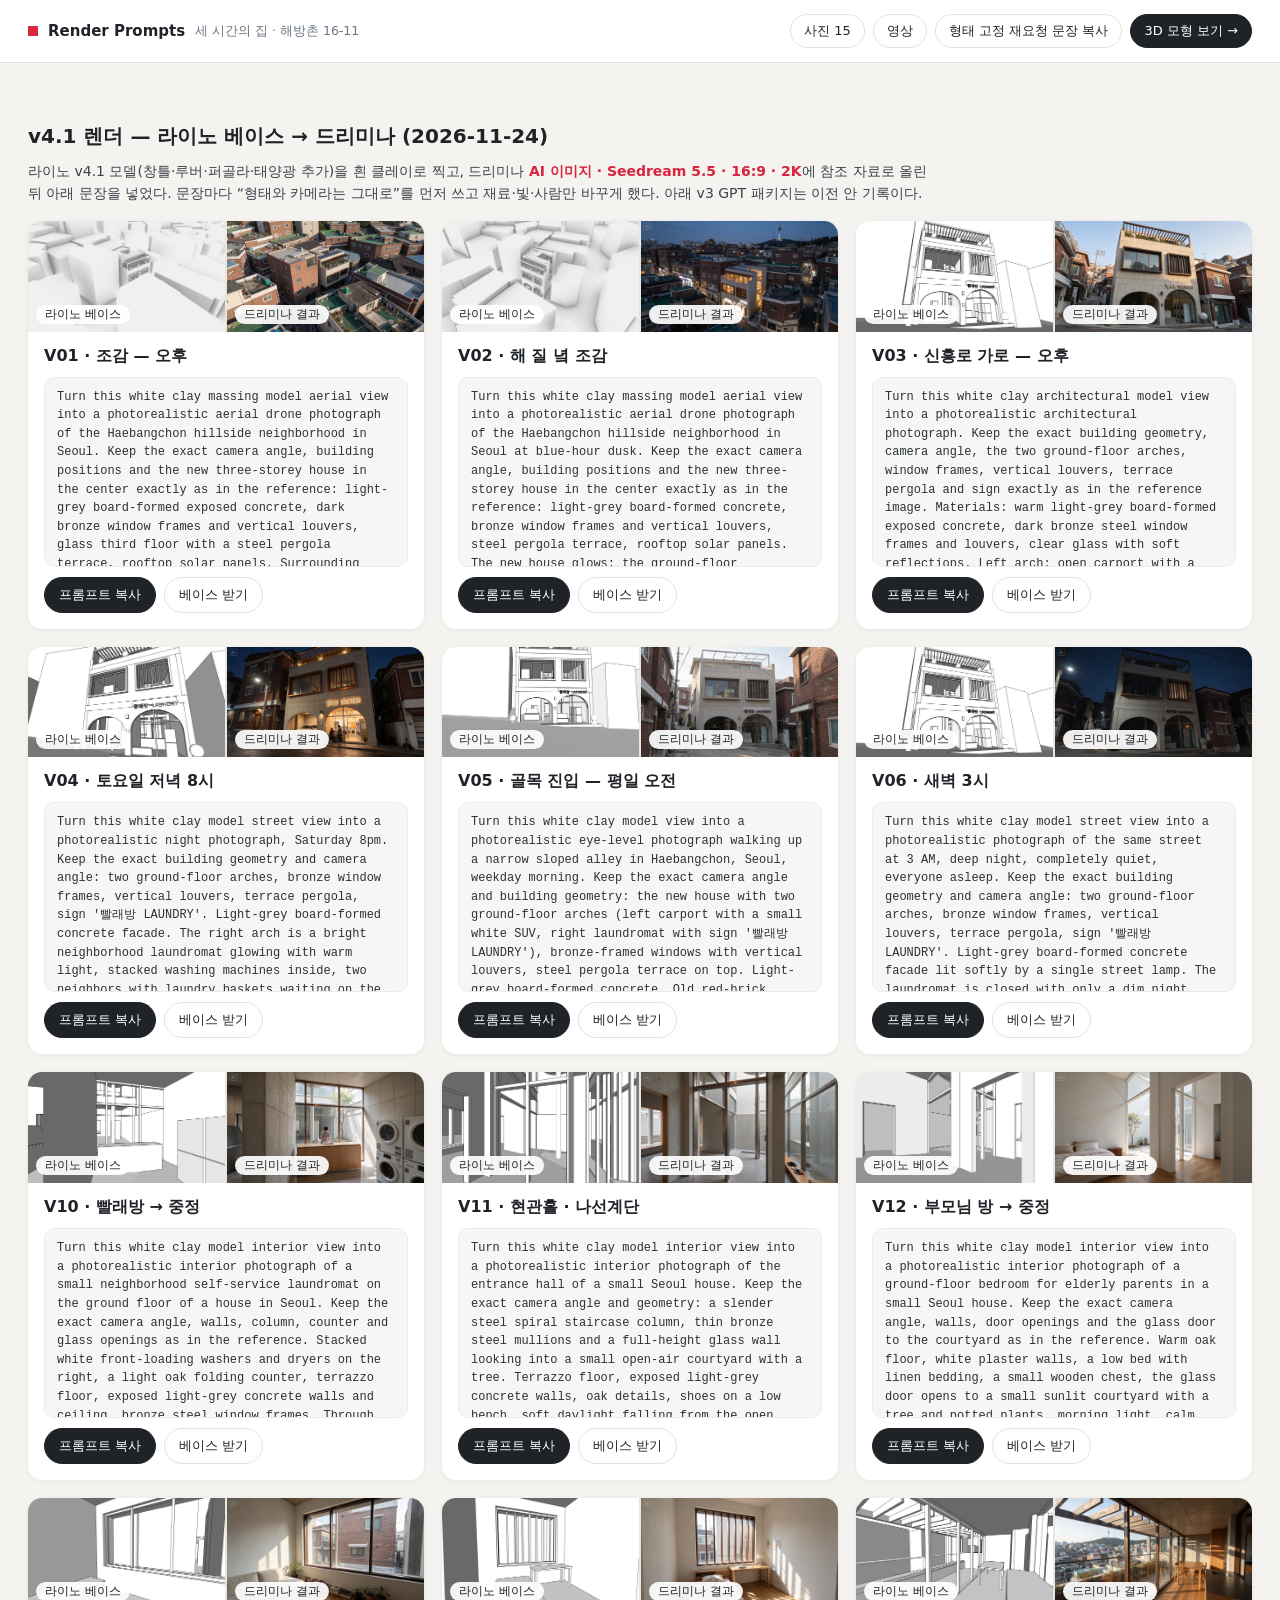
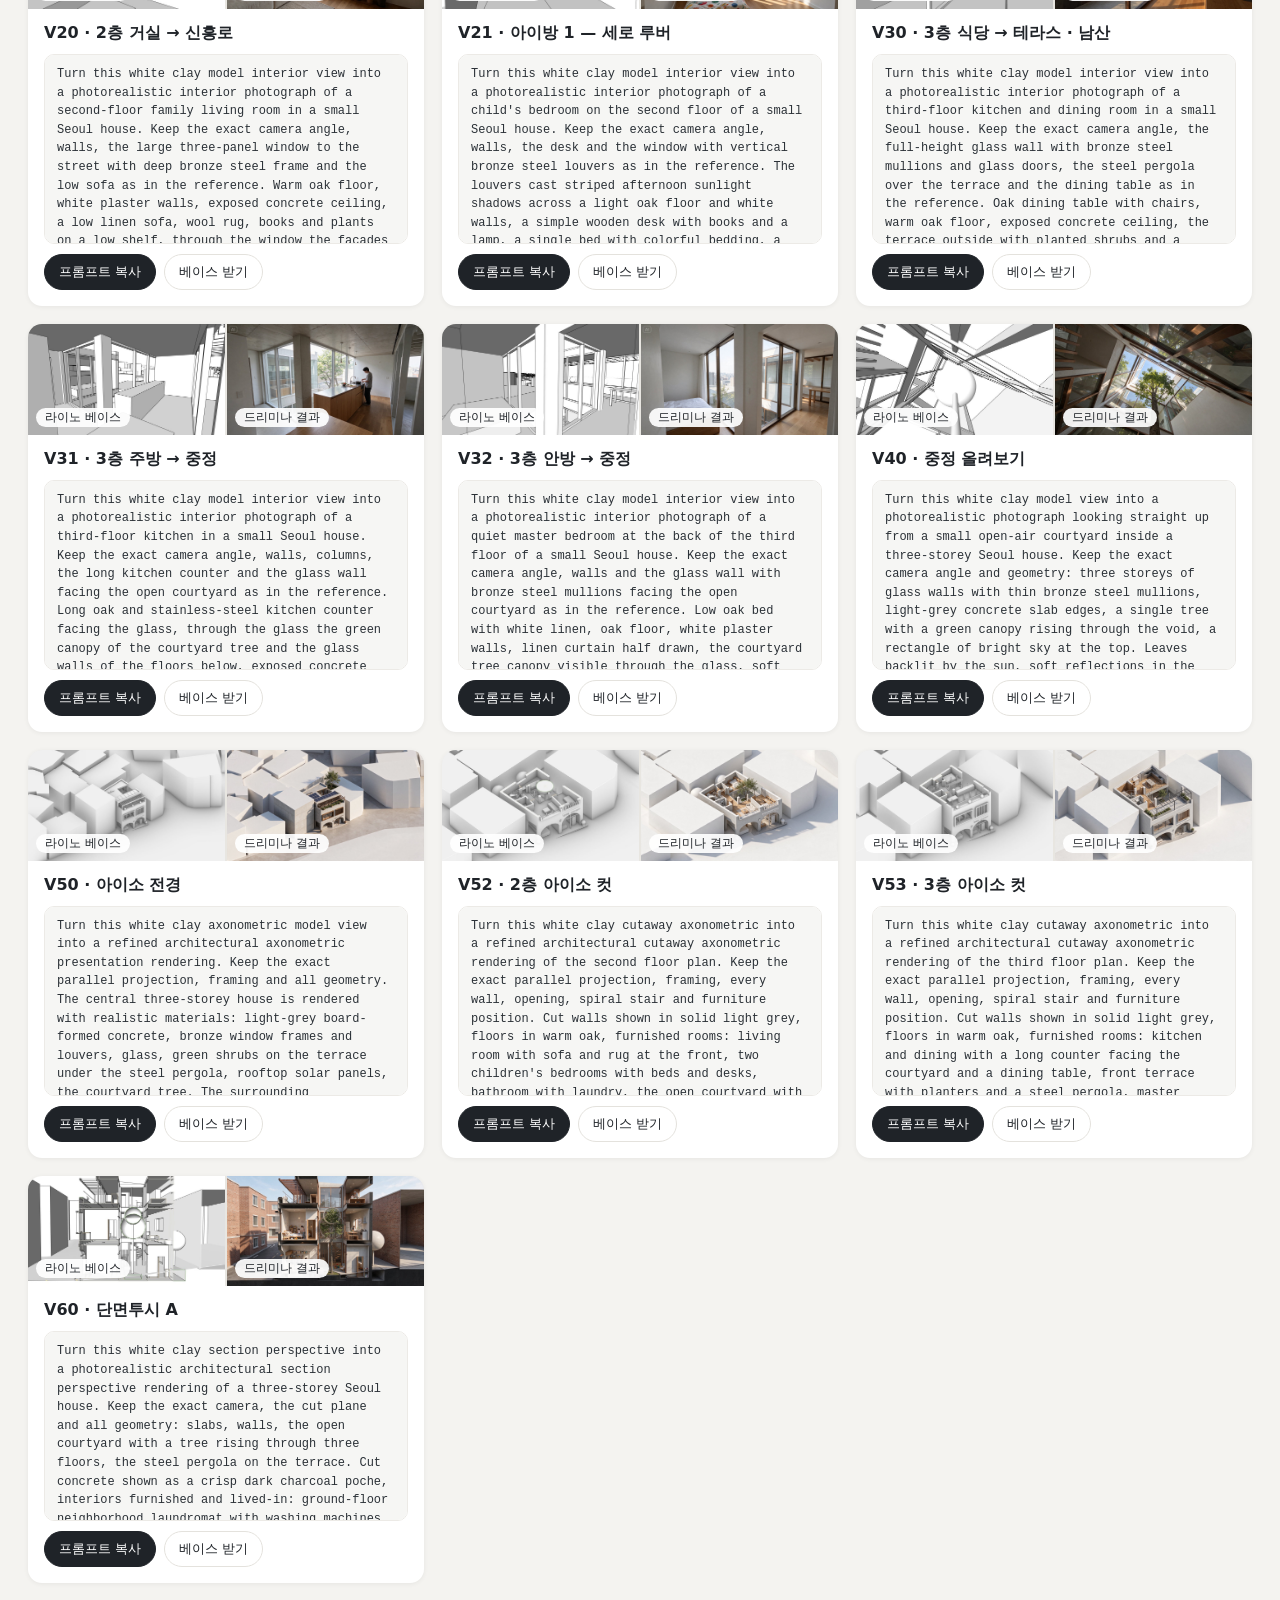
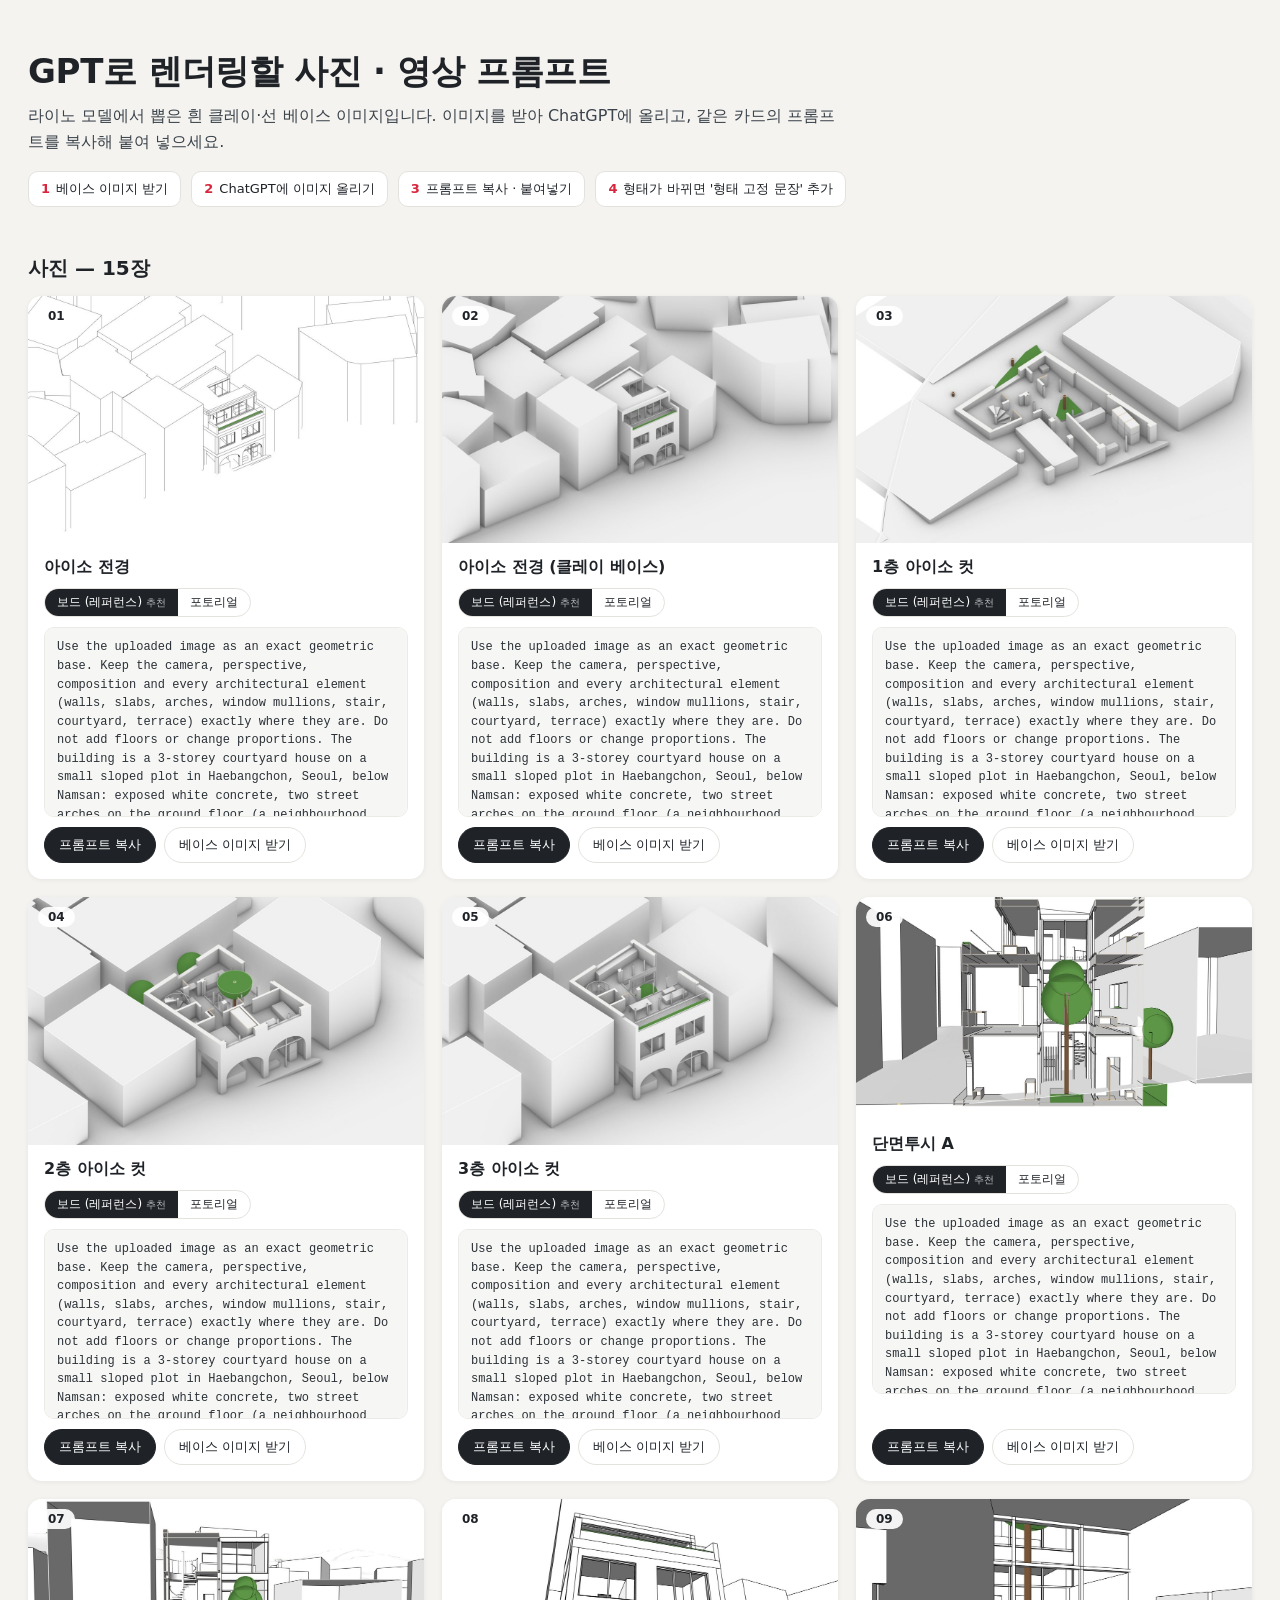
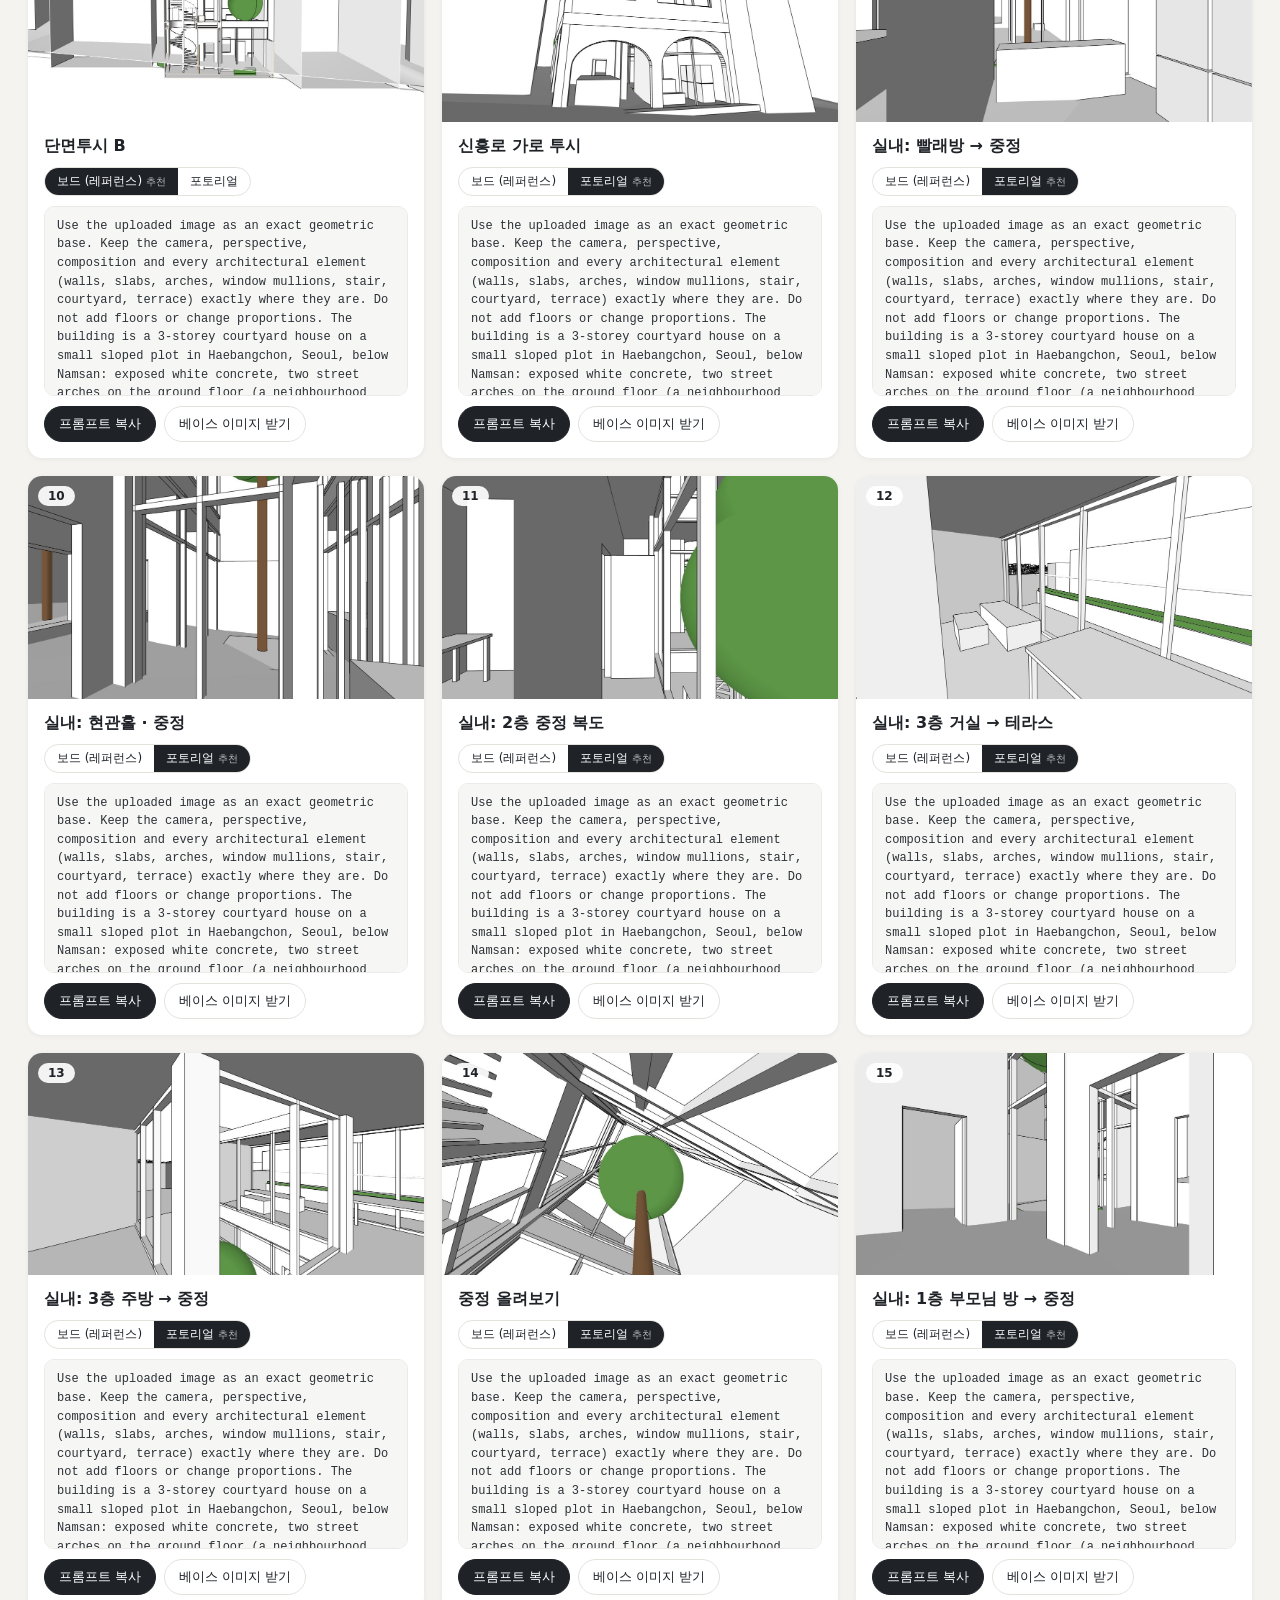
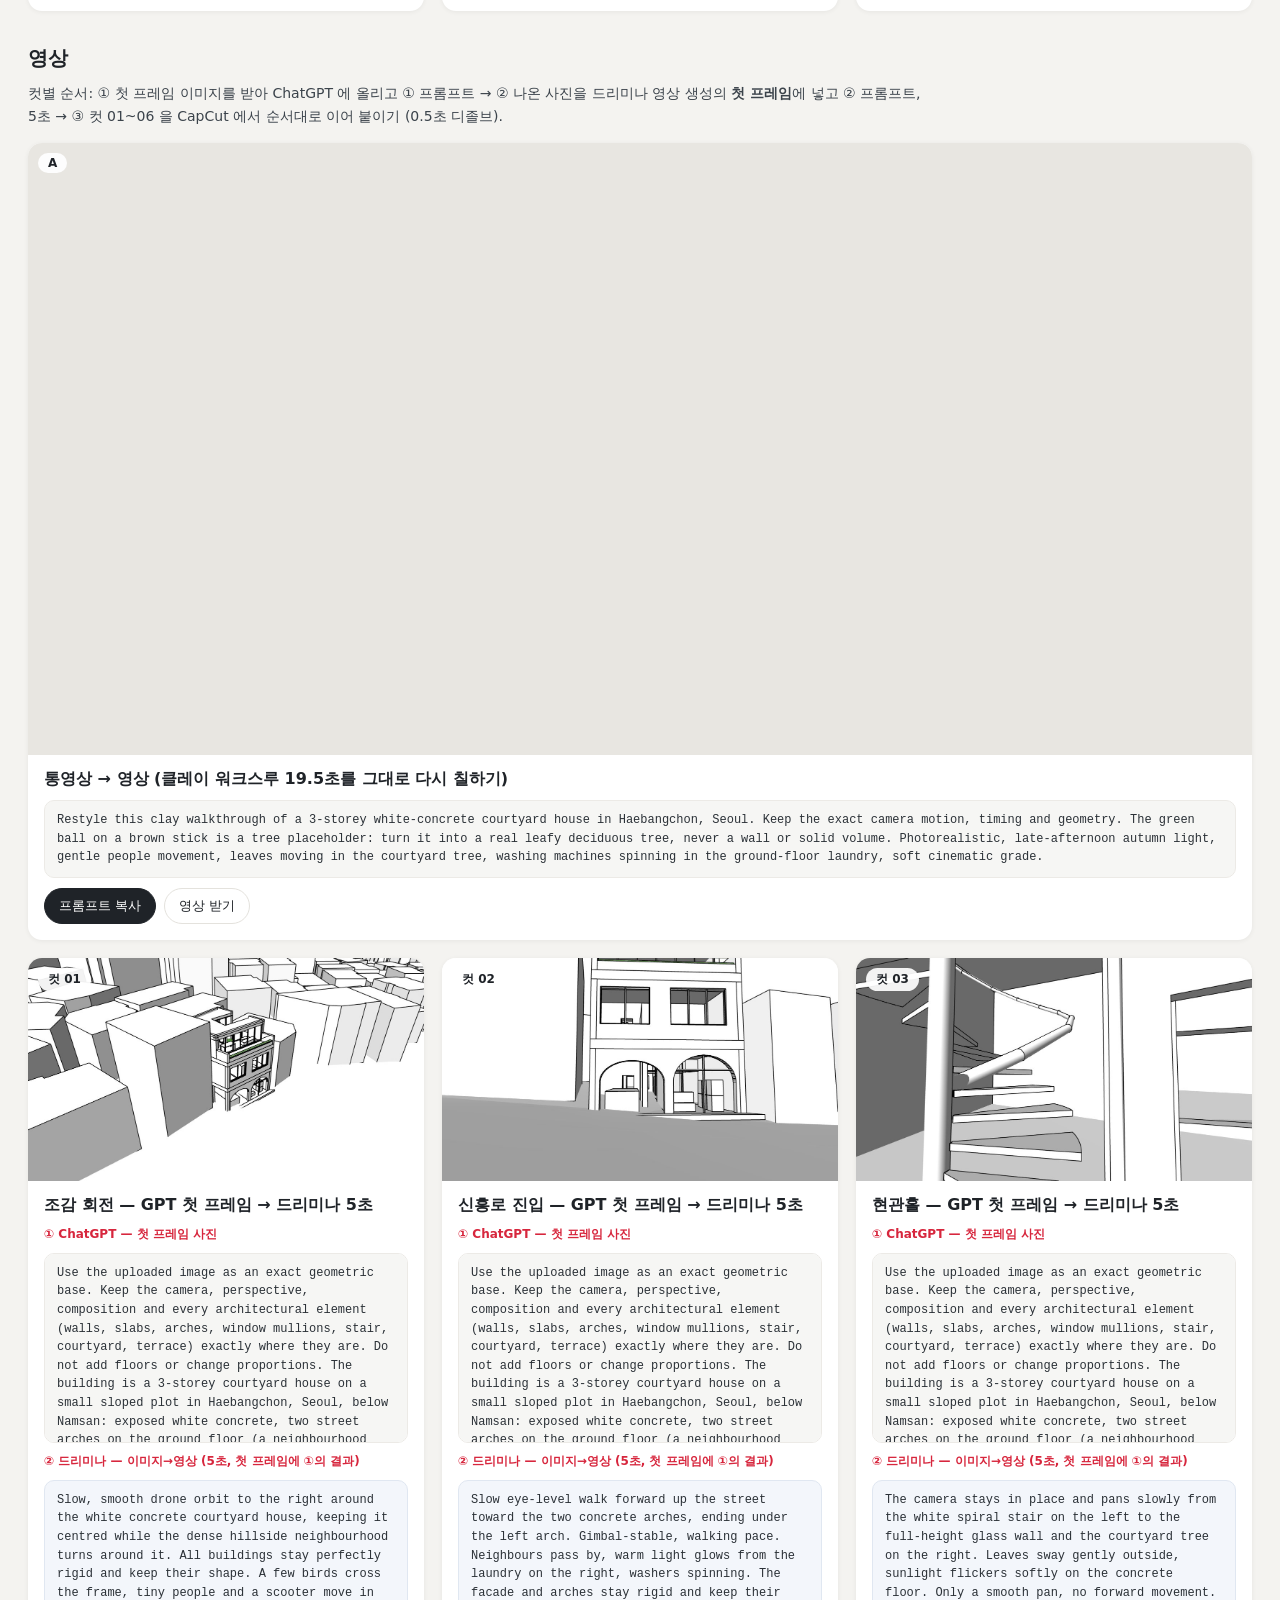
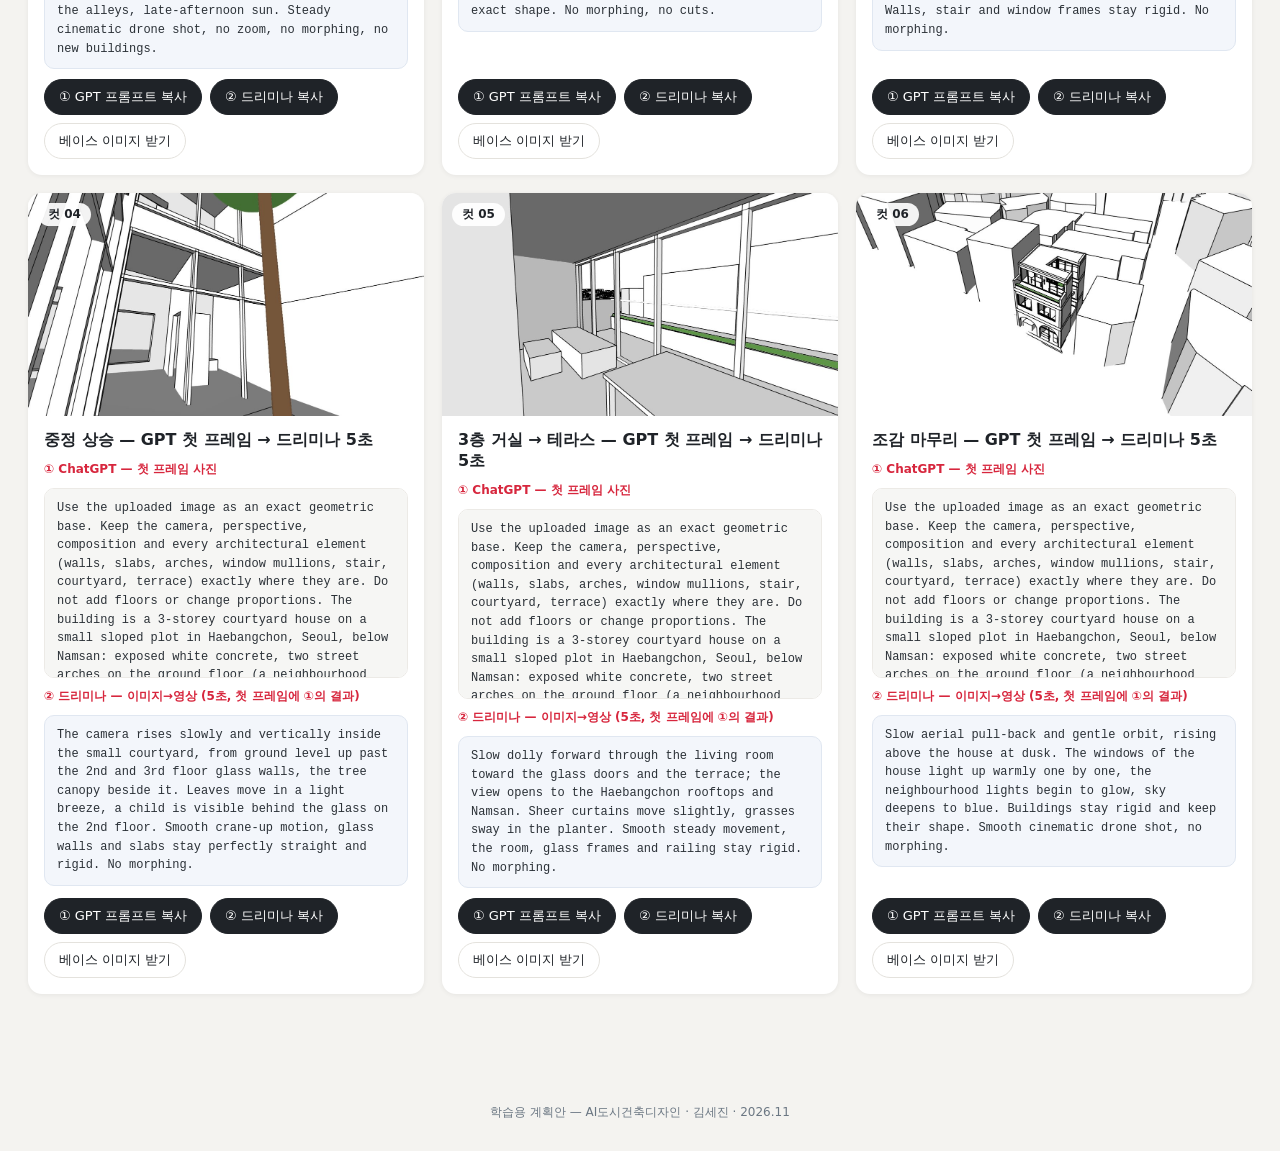
<file: prompts.html>
<!doctype html>
<html lang="ko">
<head>
<meta charset="utf-8">
<meta name="viewport" content="width=device-width, initial-scale=1">
<title>Render Prompts — 세 시간의 집 (해방촌 16-11)</title>
<style>
:root { --ink: #1f2328; --mute: #6b7783; --red: #d7263d; --line: #e4e2dd; --bg: #f4f3f0; }
* { box-sizing: border-box; }
body { margin: 0; background: var(--bg); color: var(--ink); font-family: "Pretendard", "Malgun Gothic", system-ui, sans-serif; }
header { position: sticky; top: 0; z-index: 5; display: flex; flex-wrap: wrap; gap: 12px; align-items: center; justify-content: space-between; padding: 14px 28px; background: rgba(255, 255, 255, .94); backdrop-filter: blur(8px); border-bottom: 1px solid var(--line); }
.brand { display: flex; align-items: center; gap: 10px; font-size: 15px; } .brand i { width: 10px; height: 10px; background: var(--red); display: inline-block; }
.brand small { color: var(--mute); }
nav a, .pill { all: unset; cursor: pointer; padding: 7px 13px; border-radius: 999px; border: 1px solid var(--line); font-size: 13px; background: #fff; }
nav { display: flex; gap: 8px; flex-wrap: wrap; } nav a.dark, .pill.dark { background: var(--ink); color: #fff; border-color: var(--ink); }
main { max-width: 1280px; margin: 0 auto; padding: 26px 28px 80px; }
.hero { padding: 26px 0 8px; } .hero h1 { margin: 0 0 8px; font-size: 34px; letter-spacing: -.01em; }
.hero p { margin: 4px 0; color: #3b434b; line-height: 1.6; max-width: 820px; }
.steps { display: flex; gap: 10px; flex-wrap: wrap; margin: 16px 0 6px; } .steps span { background: #fff; border: 1px solid var(--line); border-radius: 10px; padding: 8px 12px; font-size: 13px; }
.steps b { color: var(--red); margin-right: 6px; }
h2 { margin: 34px 0 14px; font-size: 20px; }
.grid { display: grid; grid-template-columns: repeat(auto-fill, minmax(380px, 1fr)); gap: 18px; }
.card { background: #fff; border-radius: 14px; overflow: hidden; box-shadow: 0 1px 5px rgba(0, 0, 0, .06); display: flex; flex-direction: column; }
.card .ph { position: relative; aspect-ratio: 16/9; background: #e8e6e1; } .card .ph img, .card .ph video { width: 100%; height: 100%; object-fit: cover; display: block; }
.card .no { position: absolute; left: 10px; top: 10px; background: rgba(255, 255, 255, .92); border-radius: 999px; padding: 3px 10px; font-size: 12px; font-weight: 600; }
.card .body { padding: 14px 16px 16px; display: flex; flex-direction: column; gap: 10px; flex: 1; }
.card h3 { margin: 0; font-size: 16px; }
.seg { display: inline-flex; border: 1px solid var(--line); border-radius: 999px; overflow: hidden; align-self: flex-start; }
.seg button { all: unset; cursor: pointer; padding: 5px 12px; font-size: 12px; } .seg button.on { background: var(--ink); color: #fff; }
.seg button small { opacity: .7; }
pre { margin: 0; white-space: pre-wrap; word-break: break-word; font: 12px/1.55 ui-monospace, Consolas, monospace; background: #f6f6f4; border: 1px solid #eceae6; border-radius: 10px; padding: 10px 12px; max-height: 190px; overflow: auto; color: #2b3137; }
.btns { display: flex; gap: 8px; flex-wrap: wrap; margin-top: auto; }
.btn { all: unset; cursor: pointer; padding: 8px 14px; border-radius: 999px; font-size: 13px; border: 1px solid var(--line); }
.btn.primary { background: var(--ink); color: #fff; border-color: var(--ink); }
.btn:focus-visible, .seg button:focus-visible, nav a:focus-visible, .pill:focus-visible { outline: 2px solid var(--red); outline-offset: 2px; }
.lab { margin: 0; font-size: 12px; font-weight: 600; color: var(--red); } pre.dr { background: #f3f6fb; border-color: #e0e7f1; }
.wide { grid-column: 1 / -1; } .wide .ph { aspect-ratio: 21/9; }
.toast { position: fixed; left: 50%; bottom: 24px; transform: translateX(-50%) translateY(20px); opacity: 0; background: var(--ink); color: #fff; padding: 10px 16px; border-radius: 999px; font-size: 13px; transition: .25s; pointer-events: none; }
.toast.show { opacity: 1; transform: translateX(-50%); }
.hint { color: #3b434b; font-size: 14px; line-height: 1.6; margin: -4px 0 16px; max-width: 900px; }
footer { color: var(--mute); font-size: 12px; text-align: center; padding: 30px; }
@media (max-width: 600px) { .grid { grid-template-columns: 1fr; } header, main { padding-left: 16px; padding-right: 16px; } .hero h1 { font-size: 26px; } }
</style>
</head>
<body>
<header>
  <div class="brand"><i></i><b>Render Prompts</b><small>세 시간의 집 · 해방촌 16-11</small></div>
  <nav aria-label="바로가기"><a href="#photos">사진 15</a><a href="#video">영상</a><button class="pill" id="copyKeep">형태 고정 재요청 문장 복사</button><a class="dark" href="./">3D 모형 보기 →</a></nav>
</header>
<main>
<!--V4-->
<style>
.v4sec { margin-bottom: 40px; } .v4sec .hint b { color: var(--red); }
.card.v4 .pair { display: grid; grid-template-columns: 1fr 1fr; gap: 2px; background: #e8e6e1; }
.card.v4 figure { margin: 0; position: relative; } .card.v4 img { width: 100%; aspect-ratio: 16/9; object-fit: cover; display: block; }
.card.v4 figcaption { position: absolute; left: 8px; bottom: 8px; background: rgba(255,255,255,.92); border-radius: 999px; padding: 2px 9px; font-size: 11.5px; }
</style>
<section class="v4sec" aria-labelledby="v4h">
  <h2 id="v4h">v4.1 렌더 — 라이노 베이스 → 드리미나 (2026-11-24)</h2>
  <p class="hint">라이노 v4.1 모델(창틀·루버·퍼골라·태양광 추가)을 흰 클레이로 찍고, 드리미나 <b>AI 이미지 · Seedream 5.5 · 16:9 · 2K</b>에 참조 자료로 올린 뒤 아래 문장을 넣었다. 문장마다 “형태와 카메라는 그대로”를 먼저 쓰고 재료·빛·사람만 바꾸게 했다. 아래 v3 GPT 패키지는 이전 안 기록이다.</p>
  <div class="grid"><article class="card v4">
  <div class="pair"><figure><img src="prompts/v4/V01_base.jpg" alt="조감 — 오후 라이노 베이스" loading="lazy"><figcaption>라이노 베이스</figcaption></figure>
  <figure><img src="assets/render/V01.jpg" alt="조감 — 오후 드리미나 렌더" loading="lazy"><figcaption>드리미나 결과</figcaption></figure></div>
  <div class="body"><h3>V01 · 조감 — 오후</h3><pre>Turn this white clay massing model aerial view into a photorealistic aerial drone photograph of the Haebangchon hillside neighborhood in Seoul. Keep the exact camera angle, building positions and the new three-storey house in the center exactly as in the reference: light-grey board-formed exposed concrete, dark bronze window frames and vertical louvers, glass third floor with a steel pergola terrace, rooftop solar panels. Surrounding buildings become old red-brick and beige stucco 2-5 storey Korean multi-family houses with rooftop green water tanks, small rooftop gardens, laundry lines, satellite dishes, narrow sloped alleys with parked scooters. Green Namsan hill in the background, clear late-afternoon sunlight with long shadows, realistic, high detail, architectural photography.</pre>
  <div class="btns"><button class="btn primary cp4">프롬프트 복사</button><a class="btn" href="prompts/v4/V01_base.jpg" download>베이스 받기</a></div></div>
</article><article class="card v4">
  <div class="pair"><figure><img src="prompts/v4/V02_base.jpg" alt="해 질 녘 조감 라이노 베이스" loading="lazy"><figcaption>라이노 베이스</figcaption></figure>
  <figure><img src="assets/render/V02.jpg" alt="해 질 녘 조감 드리미나 렌더" loading="lazy"><figcaption>드리미나 결과</figcaption></figure></div>
  <div class="body"><h3>V02 · 해 질 녘 조감</h3><pre>Turn this white clay massing model aerial view into a photorealistic aerial drone photograph of the Haebangchon hillside neighborhood in Seoul at blue-hour dusk. Keep the exact camera angle, building positions and the new three-storey house in the center exactly as in the reference: light-grey board-formed concrete, bronze window frames and vertical louvers, steel pergola terrace, rooftop solar panels. The new house glows: the ground-floor neighborhood laundromat is brightly lit with warm light spilling into the street, and the glass third-floor dining room is lit warmly. Surrounding buildings become old red-brick and stucco 2-5 storey Korean multi-family houses with lit windows, rooftop water tanks, street lights and neon signs in the alleys, Namsan Seoul Tower lit in the distance, deep blue sky, realistic, cinematic architectural photography.</pre>
  <div class="btns"><button class="btn primary cp4">프롬프트 복사</button><a class="btn" href="prompts/v4/V02_base.jpg" download>베이스 받기</a></div></div>
</article><article class="card v4">
  <div class="pair"><figure><img src="prompts/v4/V03_base.jpg" alt="신흥로 가로 — 오후 라이노 베이스" loading="lazy"><figcaption>라이노 베이스</figcaption></figure>
  <figure><img src="assets/render/V03.jpg" alt="신흥로 가로 — 오후 드리미나 렌더" loading="lazy"><figcaption>드리미나 결과</figcaption></figure></div>
  <div class="body"><h3>V03 · 신흥로 가로 — 오후</h3><pre>Turn this white clay architectural model view into a photorealistic architectural photograph. Keep the exact building geometry, camera angle, the two ground-floor arches, window frames, vertical louvers, terrace pergola and sign exactly as in the reference image. Materials: warm light-grey board-formed exposed concrete, dark bronze steel window frames and louvers, clear glass with soft reflections. Left arch: open carport with a small white SUV. Right arch: bright neighborhood laundromat with stacked washing machines, sign reads &#x27;빨래방 LAUNDRY&#x27;. Green shrubs on the third-floor terrace under the steel pergola. Context: dense hillside Haebangchon neighborhood in Seoul, old red-brick 2-3 storey houses on both sides, narrow sloped street, utility poles and overhead wires. Soft late-afternoon sunlight, documentary architectural photography, realistic, high detail.</pre>
  <div class="btns"><button class="btn primary cp4">프롬프트 복사</button><a class="btn" href="prompts/v4/V03_base.jpg" download>베이스 받기</a></div></div>
</article><article class="card v4">
  <div class="pair"><figure><img src="prompts/v4/V04_base.jpg" alt="토요일 저녁 8시 라이노 베이스" loading="lazy"><figcaption>라이노 베이스</figcaption></figure>
  <figure><img src="assets/render/V04.jpg" alt="토요일 저녁 8시 드리미나 렌더" loading="lazy"><figcaption>드리미나 결과</figcaption></figure></div>
  <div class="body"><h3>V04 · 토요일 저녁 8시</h3><pre>Turn this white clay model street view into a photorealistic night photograph, Saturday 8pm. Keep the exact building geometry and camera angle: two ground-floor arches, bronze window frames, vertical louvers, terrace pergola, sign &#x27;빨래방 LAUNDRY&#x27;. Light-grey board-formed concrete facade. The right arch is a bright neighborhood laundromat glowing with warm light, stacked washing machines inside, two neighbors with laundry baskets waiting on the bench, warm light spilling onto the sloped street. Left arch carport with a small white SUV, soft downlight. Warm lights on the third-floor terrace with plants. Old red-brick houses on both sides, street lamp, overhead wires, slightly wet asphalt with reflections, deep blue night sky, realistic, cinematic architectural photography.</pre>
  <div class="btns"><button class="btn primary cp4">프롬프트 복사</button><a class="btn" href="prompts/v4/V04_base.jpg" download>베이스 받기</a></div></div>
</article><article class="card v4">
  <div class="pair"><figure><img src="prompts/v4/V05_base.jpg" alt="골목 진입 — 평일 오전 라이노 베이스" loading="lazy"><figcaption>라이노 베이스</figcaption></figure>
  <figure><img src="assets/render/V05.jpg" alt="골목 진입 — 평일 오전 드리미나 렌더" loading="lazy"><figcaption>드리미나 결과</figcaption></figure></div>
  <div class="body"><h3>V05 · 골목 진입 — 평일 오전</h3><pre>Turn this white clay model view into a photorealistic eye-level photograph walking up a narrow sloped alley in Haebangchon, Seoul, weekday morning. Keep the exact camera angle and building geometry: the new house with two ground-floor arches (left carport with a small white SUV, right laundromat with sign &#x27;빨래방 LAUNDRY&#x27;), bronze-framed windows with vertical louvers, steel pergola terrace on top. Light-grey board-formed concrete. Old red-brick multi-family houses line the alley, potted plants, utility poles and wires, an elderly resident walking with a cart, soft morning light, realistic documentary architectural photography.</pre>
  <div class="btns"><button class="btn primary cp4">프롬프트 복사</button><a class="btn" href="prompts/v4/V05_base.jpg" download>베이스 받기</a></div></div>
</article><article class="card v4">
  <div class="pair"><figure><img src="prompts/v4/V06_base.jpg" alt="새벽 3시 라이노 베이스" loading="lazy"><figcaption>라이노 베이스</figcaption></figure>
  <figure><img src="assets/render/V06.jpg" alt="새벽 3시 드리미나 렌더" loading="lazy"><figcaption>드리미나 결과</figcaption></figure></div>
  <div class="body"><h3>V06 · 새벽 3시</h3><pre>Turn this white clay model street view into a photorealistic photograph of the same street at 3 AM, deep night, completely quiet, everyone asleep. Keep the exact building geometry and camera angle: two ground-floor arches, bronze window frames, vertical louvers, terrace pergola, sign &#x27;빨래방 LAUNDRY&#x27;. Light-grey board-formed concrete facade lit softly by a single street lamp. The laundromat is closed with only a dim night light, the carport dark with the small white SUV, one warm window glowing faintly on the second floor behind the louvers. Old red-brick houses on both sides with dark windows, empty sloped street, overhead wires, cool blue moonlight, a stray cat, long exposure calm, realistic, cinematic architectural night photography.</pre>
  <div class="btns"><button class="btn primary cp4">프롬프트 복사</button><a class="btn" href="prompts/v4/V06_base.jpg" download>베이스 받기</a></div></div>
</article><article class="card v4">
  <div class="pair"><figure><img src="prompts/v4/V10_base.jpg" alt="빨래방 → 중정 라이노 베이스" loading="lazy"><figcaption>라이노 베이스</figcaption></figure>
  <figure><img src="assets/render/V10.jpg" alt="빨래방 → 중정 드리미나 렌더" loading="lazy"><figcaption>드리미나 결과</figcaption></figure></div>
  <div class="body"><h3>V10 · 빨래방 → 중정</h3><pre>Turn this white clay model interior view into a photorealistic interior photograph of a small neighborhood self-service laundromat on the ground floor of a house in Seoul. Keep the exact camera angle, walls, column, counter and glass openings as in the reference. Stacked white front-loading washers and dryers on the right, a light oak folding counter, terrazzo floor, exposed light-grey concrete walls and ceiling, bronze steel window frames. Through the large glass at the back, a small sunlit courtyard with a tree. A resident folding towels, laundry basket, warm natural daylight, calm, realistic, high detail architectural interior photography.</pre>
  <div class="btns"><button class="btn primary cp4">프롬프트 복사</button><a class="btn" href="prompts/v4/V10_base.jpg" download>베이스 받기</a></div></div>
</article><article class="card v4">
  <div class="pair"><figure><img src="prompts/v4/V11_base.jpg" alt="현관홀 · 나선계단 라이노 베이스" loading="lazy"><figcaption>라이노 베이스</figcaption></figure>
  <figure><img src="assets/render/V11.jpg" alt="현관홀 · 나선계단 드리미나 렌더" loading="lazy"><figcaption>드리미나 결과</figcaption></figure></div>
  <div class="body"><h3>V11 · 현관홀 · 나선계단</h3><pre>Turn this white clay model interior view into a photorealistic interior photograph of the entrance hall of a small Seoul house. Keep the exact camera angle and geometry: a slender steel spiral staircase column, thin bronze steel mullions and a full-height glass wall looking into a small open-air courtyard with a tree. Terrazzo floor, exposed light-grey concrete walls, oak details, shoes on a low bench, soft daylight falling from the open courtyard above, calm, realistic, high detail architectural interior photography.</pre>
  <div class="btns"><button class="btn primary cp4">프롬프트 복사</button><a class="btn" href="prompts/v4/V11_base.jpg" download>베이스 받기</a></div></div>
</article><article class="card v4">
  <div class="pair"><figure><img src="prompts/v4/V12_base.jpg" alt="부모님 방 → 중정 라이노 베이스" loading="lazy"><figcaption>라이노 베이스</figcaption></figure>
  <figure><img src="assets/render/V12.jpg" alt="부모님 방 → 중정 드리미나 렌더" loading="lazy"><figcaption>드리미나 결과</figcaption></figure></div>
  <div class="body"><h3>V12 · 부모님 방 → 중정</h3><pre>Turn this white clay model interior view into a photorealistic interior photograph of a ground-floor bedroom for elderly parents in a small Seoul house. Keep the exact camera angle, walls, door openings and the glass door to the courtyard as in the reference. Warm oak floor, white plaster walls, a low bed with linen bedding, a small wooden chest, the glass door opens to a small sunlit courtyard with a tree and potted plants, morning light, calm and cozy, realistic, high detail architectural interior photography.</pre>
  <div class="btns"><button class="btn primary cp4">프롬프트 복사</button><a class="btn" href="prompts/v4/V12_base.jpg" download>베이스 받기</a></div></div>
</article><article class="card v4">
  <div class="pair"><figure><img src="prompts/v4/V20_base.jpg" alt="2층 거실 → 신흥로 라이노 베이스" loading="lazy"><figcaption>라이노 베이스</figcaption></figure>
  <figure><img src="assets/render/V20.jpg" alt="2층 거실 → 신흥로 드리미나 렌더" loading="lazy"><figcaption>드리미나 결과</figcaption></figure></div>
  <div class="body"><h3>V20 · 2층 거실 → 신흥로</h3><pre>Turn this white clay model interior view into a photorealistic interior photograph of a second-floor family living room in a small Seoul house. Keep the exact camera angle, walls, the large three-panel window to the street with deep bronze steel frame and the low sofa as in the reference. Warm oak floor, white plaster walls, exposed concrete ceiling, a low linen sofa, wool rug, books and plants on a low shelf, through the window the facades of old red-brick houses across the narrow street, soft afternoon sunlight, warm and lived-in, realistic, high detail architectural interior photography.</pre>
  <div class="btns"><button class="btn primary cp4">프롬프트 복사</button><a class="btn" href="prompts/v4/V20_base.jpg" download>베이스 받기</a></div></div>
</article><article class="card v4">
  <div class="pair"><figure><img src="prompts/v4/V21_base.jpg" alt="아이방 1 — 세로 루버 라이노 베이스" loading="lazy"><figcaption>라이노 베이스</figcaption></figure>
  <figure><img src="assets/render/V21.jpg" alt="아이방 1 — 세로 루버 드리미나 렌더" loading="lazy"><figcaption>드리미나 결과</figcaption></figure></div>
  <div class="body"><h3>V21 · 아이방 1 — 세로 루버</h3><pre>Turn this white clay model interior view into a photorealistic interior photograph of a child&#x27;s bedroom on the second floor of a small Seoul house. Keep the exact camera angle, walls, the desk and the window with vertical bronze steel louvers as in the reference. The louvers cast striped afternoon sunlight shadows across a light oak floor and white walls, a simple wooden desk with books and a lamp, a single bed with colorful bedding, a few toys and drawings, warm and cheerful, realistic, high detail architectural interior photography.</pre>
  <div class="btns"><button class="btn primary cp4">프롬프트 복사</button><a class="btn" href="prompts/v4/V21_base.jpg" download>베이스 받기</a></div></div>
</article><article class="card v4">
  <div class="pair"><figure><img src="prompts/v4/V30_base.jpg" alt="3층 식당 → 테라스 · 남산 라이노 베이스" loading="lazy"><figcaption>라이노 베이스</figcaption></figure>
  <figure><img src="assets/render/V30.jpg" alt="3층 식당 → 테라스 · 남산 드리미나 렌더" loading="lazy"><figcaption>드리미나 결과</figcaption></figure></div>
  <div class="body"><h3>V30 · 3층 식당 → 테라스 · 남산</h3><pre>Turn this white clay model interior view into a photorealistic interior photograph of a third-floor kitchen and dining room in a small Seoul house. Keep the exact camera angle, the full-height glass wall with bronze steel mullions and glass doors, the steel pergola over the terrace and the dining table as in the reference. Oak dining table with chairs, warm oak floor, exposed concrete ceiling, the terrace outside with planted shrubs and a glass railing, beyond it the dense rooftops of Haebangchon and green Namsan with N Seoul Tower in the distance, golden late-afternoon light and pergola shadows, realistic, high detail architectural interior photography.</pre>
  <div class="btns"><button class="btn primary cp4">프롬프트 복사</button><a class="btn" href="prompts/v4/V30_base.jpg" download>베이스 받기</a></div></div>
</article><article class="card v4">
  <div class="pair"><figure><img src="prompts/v4/V31_base.jpg" alt="3층 주방 → 중정 라이노 베이스" loading="lazy"><figcaption>라이노 베이스</figcaption></figure>
  <figure><img src="assets/render/V31.jpg" alt="3층 주방 → 중정 드리미나 렌더" loading="lazy"><figcaption>드리미나 결과</figcaption></figure></div>
  <div class="body"><h3>V31 · 3층 주방 → 중정</h3><pre>Turn this white clay model interior view into a photorealistic interior photograph of a third-floor kitchen in a small Seoul house. Keep the exact camera angle, walls, columns, the long kitchen counter and the glass wall facing the open courtyard as in the reference. Long oak and stainless-steel kitchen counter facing the glass, through the glass the green canopy of the courtyard tree and the glass walls of the floors below, exposed concrete ceiling, oak floor, pendant lights, a family member cooking, bright soft daylight from the open courtyard, realistic, high detail architectural interior photography.</pre>
  <div class="btns"><button class="btn primary cp4">프롬프트 복사</button><a class="btn" href="prompts/v4/V31_base.jpg" download>베이스 받기</a></div></div>
</article><article class="card v4">
  <div class="pair"><figure><img src="prompts/v4/V32_base.jpg" alt="3층 안방 → 중정 라이노 베이스" loading="lazy"><figcaption>라이노 베이스</figcaption></figure>
  <figure><img src="assets/render/V32.jpg" alt="3층 안방 → 중정 드리미나 렌더" loading="lazy"><figcaption>드리미나 결과</figcaption></figure></div>
  <div class="body"><h3>V32 · 3층 안방 → 중정</h3><pre>Turn this white clay model interior view into a photorealistic interior photograph of a quiet master bedroom at the back of the third floor of a small Seoul house. Keep the exact camera angle, walls and the glass wall with bronze steel mullions facing the open courtyard as in the reference. Low oak bed with white linen, oak floor, white plaster walls, linen curtain half drawn, the courtyard tree canopy visible through the glass, soft morning light, serene and minimal, realistic, high detail architectural interior photography.</pre>
  <div class="btns"><button class="btn primary cp4">프롬프트 복사</button><a class="btn" href="prompts/v4/V32_base.jpg" download>베이스 받기</a></div></div>
</article><article class="card v4">
  <div class="pair"><figure><img src="prompts/v4/V40_base.jpg" alt="중정 올려보기 라이노 베이스" loading="lazy"><figcaption>라이노 베이스</figcaption></figure>
  <figure><img src="assets/render/V40.jpg" alt="중정 올려보기 드리미나 렌더" loading="lazy"><figcaption>드리미나 결과</figcaption></figure></div>
  <div class="body"><h3>V40 · 중정 올려보기</h3><pre>Turn this white clay model view into a photorealistic photograph looking straight up from a small open-air courtyard inside a three-storey Seoul house. Keep the exact camera angle and geometry: three storeys of glass walls with thin bronze steel mullions, light-grey concrete slab edges, a single tree with a green canopy rising through the void, a rectangle of bright sky at the top. Leaves backlit by the sun, soft reflections in the glass, a glimpse of interiors on each floor, realistic, high detail architectural photography.</pre>
  <div class="btns"><button class="btn primary cp4">프롬프트 복사</button><a class="btn" href="prompts/v4/V40_base.jpg" download>베이스 받기</a></div></div>
</article><article class="card v4">
  <div class="pair"><figure><img src="prompts/v4/V50_base.jpg" alt="아이소 전경 라이노 베이스" loading="lazy"><figcaption>라이노 베이스</figcaption></figure>
  <figure><img src="assets/render/V50.jpg" alt="아이소 전경 드리미나 렌더" loading="lazy"><figcaption>드리미나 결과</figcaption></figure></div>
  <div class="body"><h3>V50 · 아이소 전경</h3><pre>Turn this white clay axonometric model view into a refined architectural axonometric presentation rendering. Keep the exact parallel projection, framing and all geometry. The central three-storey house is rendered with realistic materials: light-grey board-formed concrete, bronze window frames and louvers, glass, green shrubs on the terrace under the steel pergola, rooftop solar panels, the courtyard tree. The surrounding neighborhood buildings stay as soft matte white and pale grey massing with gentle ambient occlusion, light warm-grey ground, soft sun shadows, clean and elegant competition-board style, high detail.</pre>
  <div class="btns"><button class="btn primary cp4">프롬프트 복사</button><a class="btn" href="prompts/v4/V50_base.jpg" download>베이스 받기</a></div></div>
</article><article class="card v4">
  <div class="pair"><figure><img src="prompts/v4/V52_base.jpg" alt="2층 아이소 컷 라이노 베이스" loading="lazy"><figcaption>라이노 베이스</figcaption></figure>
  <figure><img src="assets/render/V52.jpg" alt="2층 아이소 컷 드리미나 렌더" loading="lazy"><figcaption>드리미나 결과</figcaption></figure></div>
  <div class="body"><h3>V52 · 2층 아이소 컷</h3><pre>Turn this white clay cutaway axonometric into a refined architectural cutaway axonometric rendering of the second floor plan. Keep the exact parallel projection, framing, every wall, opening, spiral stair and furniture position. Cut walls shown in solid light grey, floors in warm oak, furnished rooms: living room with sofa and rug at the front, two children&#x27;s bedrooms with beds and desks, bathroom with laundry, the open courtyard with a tree in the middle. Surrounding buildings as soft white massing, soft shadows, clean competition-board style, high detail.</pre>
  <div class="btns"><button class="btn primary cp4">프롬프트 복사</button><a class="btn" href="prompts/v4/V52_base.jpg" download>베이스 받기</a></div></div>
</article><article class="card v4">
  <div class="pair"><figure><img src="prompts/v4/V53_base.jpg" alt="3층 아이소 컷 라이노 베이스" loading="lazy"><figcaption>라이노 베이스</figcaption></figure>
  <figure><img src="assets/render/V53.jpg" alt="3층 아이소 컷 드리미나 렌더" loading="lazy"><figcaption>드리미나 결과</figcaption></figure></div>
  <div class="body"><h3>V53 · 3층 아이소 컷</h3><pre>Turn this white clay cutaway axonometric into a refined architectural cutaway axonometric rendering of the third floor plan. Keep the exact parallel projection, framing, every wall, opening, spiral stair and furniture position. Cut walls shown in solid light grey, floors in warm oak, furnished rooms: kitchen and dining with a long counter facing the courtyard and a dining table, front terrace with planters and a steel pergola, master bedroom at the back, small bathroom, the open courtyard with a tree. Surrounding buildings as soft white massing, soft shadows, clean competition-board style, high detail.</pre>
  <div class="btns"><button class="btn primary cp4">프롬프트 복사</button><a class="btn" href="prompts/v4/V53_base.jpg" download>베이스 받기</a></div></div>
</article><article class="card v4">
  <div class="pair"><figure><img src="prompts/v4/V60_base.jpg" alt="단면투시 A 라이노 베이스" loading="lazy"><figcaption>라이노 베이스</figcaption></figure>
  <figure><img src="assets/render/V60.jpg" alt="단면투시 A 드리미나 렌더" loading="lazy"><figcaption>드리미나 결과</figcaption></figure></div>
  <div class="body"><h3>V60 · 단면투시 A</h3><pre>Turn this white clay section perspective into a photorealistic architectural section perspective rendering of a three-storey Seoul house. Keep the exact camera, the cut plane and all geometry: slabs, walls, the open courtyard with a tree rising through three floors, the steel pergola on the terrace. Cut concrete shown as a crisp dark charcoal poche, interiors furnished and lived-in: ground-floor neighborhood laundromat with washing machines and a resident, second-floor children&#x27;s bedroom, third-floor kitchen and dining, people of three generations in each room, warm daylight entering from the courtyard, neighboring red-brick houses on both sides, sky above, realistic, high detail, competition-board quality.</pre>
  <div class="btns"><button class="btn primary cp4">프롬프트 복사</button><a class="btn" href="prompts/v4/V60_base.jpg" download>베이스 받기</a></div></div>
</article></div>
</section>
<script>document.addEventListener("click", (e) => { const b = e.target.closest(".cp4"); if (!b) return; navigator.clipboard.writeText(b.closest(".body").querySelector("pre").textContent).then(() => { const t = b.textContent; b.textContent = "복사됨"; setTimeout(() => (b.textContent = t), 1400); }); });</script>
<!--/V4-->

  <section class="hero">
    <h1>GPT로 렌더링할 사진 · 영상 프롬프트</h1>
    <p>라이노 모델에서 뽑은 흰 클레이·선 베이스 이미지입니다. 이미지를 받아 ChatGPT에 올리고, 같은 카드의 프롬프트를 복사해 붙여 넣으세요.</p>
    <div class="steps"><span><b>1</b>베이스 이미지 받기</span><span><b>2</b>ChatGPT에 이미지 올리기</span><span><b>3</b>프롬프트 복사 · 붙여넣기</span><span><b>4</b>형태가 바뀌면 '형태 고정 문장' 추가</span></div>
  </section>
  <h2 id="photos">사진 — 15장</h2>
  <div class="grid" id="shotGrid"></div>
  <h2 id="video">영상</h2>
  <p class="hint">컷별 순서: ① 첫 프레임 이미지를 받아 ChatGPT 에 올리고 ① 프롬프트 → ② 나온 사진을 드리미나 영상 생성의 <b>첫 프레임</b>에 넣고 ② 프롬프트, 5초 → ③ 컷 01~06 을 CapCut 에서 순서대로 이어 붙이기 (0.5초 디졸브).</p>
  <div class="grid" id="videoGrid"></div>
</main>
<footer>학습용 계획안 — AI도시건축디자인 · 김세진 · 2026.11</footer>
<div class="toast" id="toast" role="status" aria-live="polite"></div>
<script>
const DATA = {"fix": "Use the uploaded image as an exact geometric base. Keep the camera, perspective, composition and every architectural element (walls, slabs, arches, window mullions, stair, courtyard, terrace) exactly where they are. Do not add floors or change proportions. The building is a 3-storey courtyard house on a small sloped plot in Haebangchon, Seoul, below Namsan: exposed white concrete, two street arches on the ground floor (a neighbourhood self-laundry and a parking pilotis), a small open-to-sky courtyard with one tree, a 3rd-floor front terrace with planters. Window frames are drawn without glass: fill every frame with clear glass. TREES: every GREEN ball on a thin BROWN stick in the image is a TREE placeholder (one in the courtyard, two in the back garden). Render each one as a real living deciduous tree (e.g. a Korean zelkova or Japanese maple) with an irregular, airy leaf canopy and branches, about the same size and position. They are NOT walls, columns, spheres or solid volumes, and must not merge with the building.", "styles": {"board": "Style: architecture competition board drawing. White and pale-grey line drawing on off-white paper, fine black hatch lines, stippled dot texture on ground and roofs, context buildings as light grey outlines, trees as loose hand-sketched canopies with dot shading, the project's cut edges, frames and railings highlighted in deep crimson red (#9E1B1F), tiny sketched people in pale colours, a few birds. Not photorealistic. Crisp, high resolution, 16:9.", "photo": "Style: photorealistic architectural visualisation, late-afternoon autumn sun from the southwest, soft shadows, white board-marked concrete, dark steel window frames, warm interior light, people in everyday Seoul clothing, Haebangchon hillside alley atmosphere, 35 mm lens look, high resolution."}, "shots": [{"no": "01", "title": "아이소 전경", "style": "board", "scene": "Isometric general view of the house within the dense Haebangchon block, seen from above the street. Small caption bottom-left: 'ISOMETRIC — HAEBANGCHON 16-11'. People at the laundry arch and on the street, a delivery scooter, birds above the courtyard.", "png": "01_A1_iso_general_line.png", "jpg": "01_A1_iso_general_line.jpg"}, {"no": "02", "title": "아이소 전경 (클레이 베이스)", "style": "board", "scene": "Same isometric general view. Render the white clay massing as a fine line drawing; keep the neighbourhood buildings very light so the house stands out in crimson accents.", "png": "02_A1_iso_general_clay.png", "jpg": "02_A1_iso_general_clay.jpg"}, {"no": "03", "title": "1층 아이소 컷", "style": "board", "scene": "Cutaway isometric at ground-floor level: the self-laundry with stacked washing machines and a waiting bench, the parking pilotis with one small car, the entrance hall with a spiral stair, the courtyard tree, the parents' bedroom and bathroom at the back. Cut walls filled solid crimson.", "png": "03_A2_iso_cut_1F.png", "jpg": "03_A2_iso_cut_1F.jpg"}, {"no": "04", "title": "2층 아이소 컷", "style": "board", "scene": "Cutaway isometric at the 2nd floor: master bedroom and child's bedroom at the front, a glazed corridor wrapping the courtyard, a small family room, bathroom with washer, second child's room at the back. Cut walls crimson, furniture as light line drawing, a child reading.", "png": "04_A2_iso_cut_2F.png", "jpg": "04_A2_iso_cut_2F.jpg"}, {"no": "05", "title": "3층 아이소 컷", "style": "board", "scene": "Cutaway isometric at the 3rd floor: open living-dining room facing the front terrace, kitchen along the back wall looking into the courtyard, small WC, a family at the dining table. Cut walls crimson.", "png": "05_A2_iso_cut_3F.png", "jpg": "05_A2_iso_cut_3F.jpg"}, {"no": "06", "title": "단면투시 A", "style": "board", "scene": "Sectional perspective through the laundry, the open courtyard and the back rooms. Cut slabs and walls in solid crimson; rooms behind drawn in fine lines with furniture and people (someone folding laundry on the ground floor, a child at a desk on the 2nd floor, a family eating on the 3rd floor). The courtyard tree rises through three storeys. Dashed level lines on the left with small level tags ±0, +3.8, +7.5.", "png": "06_S1_section_persp_A.png", "jpg": "06_S1_section_persp_A.jpg"}, {"no": "07", "title": "단면투시 B", "style": "board", "scene": "Cross-section perspective through the spiral stair, the entrance hall and the courtyard. Crimson cut; afternoon sunlight falling into the courtyard down to the ground floor; neighbours' walls as light outlines.", "png": "07_S2_section_persp_B.png", "jpg": "07_S2_section_persp_B.jpg"}, {"no": "08", "title": "신흥로 가로 투시", "style": "photo", "scene": "Eye-level street view from across Sinheung-ro: the two concrete arches lit warmly from inside, neighbours chatting at the laundry, a small car parked under the left arch, hillside alley houses around, early evening.", "png": "08_E1_street_eye.png", "jpg": "08_E1_street_eye.jpg"}, {"no": "09", "title": "실내: 빨래방 → 중정", "style": "photo", "scene": "Interior of the small neighbourhood self-laundry: stacked white washers and dryers on the right, a timber counter, a view through the glass wall into the green courtyard, an elderly neighbour waiting, warm afternoon light.", "png": "09_I1_laundromat_to_court.png", "jpg": "09_I1_laundromat_to_court.jpg"}, {"no": "10", "title": "실내: 현관홀 · 중정", "style": "photo", "scene": "Entrance hall: a steel lattice screen and full-height glass toward the courtyard tree, the edge of a white spiral stair, polished concrete floor, a low bench with shoes.", "png": "10_I2_hall_court_stair.png", "jpg": "10_I2_hall_court_stair.jpg"}, {"no": "11", "title": "실내: 2층 중정 복도", "style": "photo", "scene": "Narrow corridor on the 2nd floor with full-height glazing to the courtyard on one side and bedroom doors on the other, children's drawings on the wall, soft daylight from the courtyard.", "png": "11_I3_2F_gallery_corridor.png", "jpg": "11_I3_2F_gallery_corridor.jpg"}, {"no": "12", "title": "실내: 3층 거실 → 테라스", "style": "photo", "scene": "3rd-floor living-dining room opening to the front terrace through glass sliding doors; oak dining table, linen sofa, planters outside and the Haebangchon roofscape and Namsan beyond.", "png": "12_I4_3F_living_terrace.png", "jpg": "12_I4_3F_living_terrace.jpg"}, {"no": "13", "title": "실내: 3층 주방 → 중정", "style": "photo", "scene": "Kitchen along the back wall with a long counter and a window band above, looking across into the open courtyard; a family cooking together, evening light.", "png": "13_I5_3F_kitchen_court.png", "jpg": "13_I5_3F_kitchen_court.jpg"}, {"no": "14", "title": "중정 올려보기", "style": "photo", "scene": "Worm's-eye view from the courtyard floor up through three storeys of glass and concrete to a square of blue sky, the tree canopy in the middle, leaves catching the sun.", "png": "14_I6_court_lookup.png", "jpg": "14_I6_court_lookup.jpg"}, {"no": "15", "title": "실내: 1층 부모님 방 → 중정", "style": "photo", "scene": "Ground-floor bedroom for elderly parents: a single bed with light bedding, a door to the hall, full glass toward the courtyard tree, calm morning light.", "png": "15_I7_1F_room_court.png", "jpg": "15_I7_1F_room_court.jpg"}], "cuts": [{"no": "01", "title": "조감 회전", "gpt": "Use the uploaded image as an exact geometric base. Keep the camera, perspective, composition and every architectural element (walls, slabs, arches, window mullions, stair, courtyard, terrace) exactly where they are. Do not add floors or change proportions. The building is a 3-storey courtyard house on a small sloped plot in Haebangchon, Seoul, below Namsan: exposed white concrete, two street arches on the ground floor (a neighbourhood self-laundry and a parking pilotis), a small open-to-sky courtyard with one tree, a 3rd-floor front terrace with planters. Window frames are drawn without glass: fill every frame with clear glass. TREES: every GREEN ball on a thin BROWN stick in the image is a TREE placeholder (one in the courtyard, two in the back garden). Render each one as a real living deciduous tree (e.g. a Korean zelkova or Japanese maple) with an irregular, airy leaf canopy and branches, about the same size and position. They are NOT walls, columns, spheres or solid volumes, and must not merge with the building.\n\nDrone view from above the street side, looking down at the 3-storey white concrete house (roof terrace, glass 3rd floor, two ground-floor arches) squeezed between dense low-rise houses on the Haebangchon hillside. Keep every neighbouring building exactly where its grey box is, but give them real Seoul facades: red brick, beige tile, rooftop water tanks, small rooftop gardens, laundry lines. Narrow sloping alleys, late-afternoon sun from the southwest, long soft shadows.\n\nStyle: photorealistic architectural visualisation, late-afternoon autumn sun from the southwest, soft shadows, white board-marked concrete, dark steel window frames, warm interior light, people in everyday Seoul clothing, Haebangchon hillside alley atmosphere, 35 mm lens look, high resolution.\n\nThis is the first frame of a video: crisp, no motion blur, 16:9, no text.", "dream": "Slow, smooth drone orbit to the right around the white concrete courtyard house, keeping it centred while the dense hillside neighbourhood turns around it. All buildings stay perfectly rigid and keep their shape. A few birds cross the frame, tiny people and a scooter move in the alleys, late-afternoon sun. Steady cinematic drone shot, no zoom, no morphing, no new buildings.", "png": "cut01_s0_0000.png", "jpg": "cut01_s0_0000.jpg"}, {"no": "02", "title": "신흥로 진입", "gpt": "Use the uploaded image as an exact geometric base. Keep the camera, perspective, composition and every architectural element (walls, slabs, arches, window mullions, stair, courtyard, terrace) exactly where they are. Do not add floors or change proportions. The building is a 3-storey courtyard house on a small sloped plot in Haebangchon, Seoul, below Namsan: exposed white concrete, two street arches on the ground floor (a neighbourhood self-laundry and a parking pilotis), a small open-to-sky courtyard with one tree, a 3rd-floor front terrace with planters. Window frames are drawn without glass: fill every frame with clear glass. TREES: every GREEN ball on a thin BROWN stick in the image is a TREE placeholder (one in the courtyard, two in the back garden). Render each one as a real living deciduous tree (e.g. a Korean zelkova or Japanese maple) with an irregular, airy leaf canopy and branches, about the same size and position. They are NOT walls, columns, spheres or solid volumes, and must not merge with the building.\n\nEye-level street view facing the front facade from the sloping street: two board-marked concrete arches on the ground floor - the left arch an open parking pilotis, the right arch a small neighbourhood self-laundry with stacked white washers glowing warm inside; dark steel 2nd-floor windows above and the 3rd-floor terrace railing with plants on top. Asphalt street, neighbouring walls, a delivery scooter, two neighbours chatting, early evening with warm interior light.\n\nStyle: photorealistic architectural visualisation, late-afternoon autumn sun from the southwest, soft shadows, white board-marked concrete, dark steel window frames, warm interior light, people in everyday Seoul clothing, Haebangchon hillside alley atmosphere, 35 mm lens look, high resolution.\n\nThis is the first frame of a video: crisp, no motion blur, 16:9, no text.", "dream": "Slow eye-level walk forward up the street toward the two concrete arches, ending under the left arch. Gimbal-stable, walking pace. Neighbours pass by, warm light glows from the laundry on the right, washers spinning. The facade and arches stay rigid and keep their exact shape. No morphing, no cuts.", "png": "cut02_s1_0000.png", "jpg": "cut02_s1_0000.jpg"}, {"no": "03", "title": "현관홀", "gpt": "Use the uploaded image as an exact geometric base. Keep the camera, perspective, composition and every architectural element (walls, slabs, arches, window mullions, stair, courtyard, terrace) exactly where they are. Do not add floors or change proportions. The building is a 3-storey courtyard house on a small sloped plot in Haebangchon, Seoul, below Namsan: exposed white concrete, two street arches on the ground floor (a neighbourhood self-laundry and a parking pilotis), a small open-to-sky courtyard with one tree, a 3rd-floor front terrace with planters. Window frames are drawn without glass: fill every frame with clear glass. TREES: every GREEN ball on a thin BROWN stick in the image is a TREE placeholder (one in the courtyard, two in the back garden). Render each one as a real living deciduous tree (e.g. a Korean zelkova or Japanese maple) with an irregular, airy leaf canopy and branches, about the same size and position. They are NOT walls, columns, spheres or solid volumes, and must not merge with the building.\n\nInside the small entrance hall at eye level: a white steel spiral stair in the foreground, polished concrete floor, a white wall, and on the right a full-height glass wall with thin dark frames looking into the green courtyard and its tree. Soft natural daylight, quiet and calm, a pair of shoes by a low bench.\n\nStyle: photorealistic architectural visualisation, late-afternoon autumn sun from the southwest, soft shadows, white board-marked concrete, dark steel window frames, warm interior light, people in everyday Seoul clothing, Haebangchon hillside alley atmosphere, 35 mm lens look, high resolution.\n\nThis is the first frame of a video: crisp, no motion blur, 16:9, no text.", "dream": "The camera stays in place and pans slowly from the white spiral stair on the left to the full-height glass wall and the courtyard tree on the right. Leaves sway gently outside, sunlight flickers softly on the concrete floor. Only a smooth pan, no forward movement. Walls, stair and window frames stay rigid. No morphing.", "png": "cut03_s2_0000.png", "jpg": "cut03_s2_0000.jpg"}, {"no": "04", "title": "중정 상승", "gpt": "Use the uploaded image as an exact geometric base. Keep the camera, perspective, composition and every architectural element (walls, slabs, arches, window mullions, stair, courtyard, terrace) exactly where they are. Do not add floors or change proportions. The building is a 3-storey courtyard house on a small sloped plot in Haebangchon, Seoul, below Namsan: exposed white concrete, two street arches on the ground floor (a neighbourhood self-laundry and a parking pilotis), a small open-to-sky courtyard with one tree, a 3rd-floor front terrace with planters. Window frames are drawn without glass: fill every frame with clear glass. TREES: every GREEN ball on a thin BROWN stick in the image is a TREE placeholder (one in the courtyard, two in the back garden). Render each one as a real living deciduous tree (e.g. a Korean zelkova or Japanese maple) with an irregular, airy leaf canopy and branches, about the same size and position. They are NOT walls, columns, spheres or solid volumes, and must not merge with the building.\n\nStanding at the bottom of the small open-to-sky courtyard: a slender real zelkova tree (replace the green ball on a brown stick) rising from a planting bed, surrounded on all sides by three storeys of clear glass walls with thin dark frames and white concrete slab edges, rooms visible behind the glass, blue sky square above, sunlight on the upper floors.\n\nStyle: photorealistic architectural visualisation, late-afternoon autumn sun from the southwest, soft shadows, white board-marked concrete, dark steel window frames, warm interior light, people in everyday Seoul clothing, Haebangchon hillside alley atmosphere, 35 mm lens look, high resolution.\n\nThis is the first frame of a video: crisp, no motion blur, 16:9, no text.", "dream": "The camera rises slowly and vertically inside the small courtyard, from ground level up past the 2nd and 3rd floor glass walls, the tree canopy beside it. Leaves move in a light breeze, a child is visible behind the glass on the 2nd floor. Smooth crane-up motion, glass walls and slabs stay perfectly straight and rigid. No morphing.", "png": "cut04_s3_0000.png", "jpg": "cut04_s3_0000.jpg"}, {"no": "05", "title": "3층 거실 → 테라스", "gpt": "Use the uploaded image as an exact geometric base. Keep the camera, perspective, composition and every architectural element (walls, slabs, arches, window mullions, stair, courtyard, terrace) exactly where they are. Do not add floors or change proportions. The building is a 3-storey courtyard house on a small sloped plot in Haebangchon, Seoul, below Namsan: exposed white concrete, two street arches on the ground floor (a neighbourhood self-laundry and a parking pilotis), a small open-to-sky courtyard with one tree, a 3rd-floor front terrace with planters. Window frames are drawn without glass: fill every frame with clear glass. TREES: every GREEN ball on a thin BROWN stick in the image is a TREE placeholder (one in the courtyard, two in the back garden). Render each one as a real living deciduous tree (e.g. a Korean zelkova or Japanese maple) with an irregular, airy leaf canopy and branches, about the same size and position. They are NOT walls, columns, spheres or solid volumes, and must not merge with the building.\n\n3rd-floor living-dining room: an oak dining table in the foreground, a low linen sofa, full-width clear glass sliding doors to the front terrace, a long planter of grasses along the terrace railing, neighbouring rooftops and Namsan green hills beyond, warm interior light and late-afternoon sun.\n\nStyle: photorealistic architectural visualisation, late-afternoon autumn sun from the southwest, soft shadows, white board-marked concrete, dark steel window frames, warm interior light, people in everyday Seoul clothing, Haebangchon hillside alley atmosphere, 35 mm lens look, high resolution.\n\nThis is the first frame of a video: crisp, no motion blur, 16:9, no text.", "dream": "Slow dolly forward through the living room toward the glass doors and the terrace; the view opens to the Haebangchon rooftops and Namsan. Sheer curtains move slightly, grasses sway in the planter. Smooth steady movement, the room, glass frames and railing stay rigid. No morphing.", "png": "cut05_s4_0000.png", "jpg": "cut05_s4_0000.jpg"}, {"no": "06", "title": "조감 마무리", "gpt": "Use the uploaded image as an exact geometric base. Keep the camera, perspective, composition and every architectural element (walls, slabs, arches, window mullions, stair, courtyard, terrace) exactly where they are. Do not add floors or change proportions. The building is a 3-storey courtyard house on a small sloped plot in Haebangchon, Seoul, below Namsan: exposed white concrete, two street arches on the ground floor (a neighbourhood self-laundry and a parking pilotis), a small open-to-sky courtyard with one tree, a 3rd-floor front terrace with planters. Window frames are drawn without glass: fill every frame with clear glass. TREES: every GREEN ball on a thin BROWN stick in the image is a TREE placeholder (one in the courtyard, two in the back garden). Render each one as a real living deciduous tree (e.g. a Korean zelkova or Japanese maple) with an irregular, airy leaf canopy and branches, about the same size and position. They are NOT walls, columns, spheres or solid volumes, and must not merge with the building.\n\nHigh aerial view of the white courtyard house among the dense rooftops of Haebangchon at early dusk: blue-orange sky, first warm lights in neighbouring windows, the green courtyard tree visible from above, glowing glass 3rd floor. Keep every neighbouring building where its grey box is, with real Seoul facades and rooftops.\n\nStyle: photorealistic architectural visualisation, late-afternoon autumn sun from the southwest, soft shadows, white board-marked concrete, dark steel window frames, warm interior light, people in everyday Seoul clothing, Haebangchon hillside alley atmosphere, 35 mm lens look, high resolution.\n\nThis is the first frame of a video: crisp, no motion blur, 16:9, no text.", "dream": "Slow aerial pull-back and gentle orbit, rising above the house at dusk. The windows of the house light up warmly one by one, the neighbourhood lights begin to glow, sky deepens to blue. Buildings stay rigid and keep their shape. Smooth cinematic drone shot, no morphing.", "png": "cut06_s5_0000.png", "jpg": "cut06_s5_0000.jpg"}], "videoA": "Restyle this clay walkthrough of a 3-storey white-concrete courtyard house in Haebangchon, Seoul. Keep the exact camera motion, timing and geometry. The green ball on a brown stick is a tree placeholder: turn it into a real leafy deciduous tree, never a wall or solid volume. Photorealistic, late-afternoon autumn light, gentle people movement, leaves moving in the courtyard tree, washing machines spinning in the ground-floor laundry, soft cinematic grade.", "keep": "Keep every wall, window and arch exactly where it is in the uploaded image. Only change materials, light, people and drawing style. The green balls on brown sticks are trees: draw them as real leafy trees, not walls."};
const STY = { board: "보드 (레퍼런스)", photo: "포토리얼" };
const esc = (s) => s.replace(/[&<>]/g, (c) => ({ "&": "&amp;", "<": "&lt;", ">": "&gt;" })[c]);
const toast = (t) => { const el = document.getElementById("toast"); el.textContent = t; el.classList.add("show"); clearTimeout(toast.t); toast.t = setTimeout(() => el.classList.remove("show"), 1600); };
async function copy(text, label) {
  try { await navigator.clipboard.writeText(text); }
  catch { const ta = document.createElement("textarea"); ta.value = text; document.body.appendChild(ta); ta.select(); document.execCommand("copy"); ta.remove(); }
  toast(label + " 복사됨");
}
const shotPrompt = (s, sty) => [DATA.fix, s.scene, DATA.styles[sty]].join("\n\n");

function card({ no, title, jpg, png, rec, build, wide, video, dream }) {
  const el = document.createElement("article"); el.className = "card" + (wide ? " wide" : "");
  const media = video ? `<video src="assets/walkthrough_clay.mp4" muted loop autoplay playsinline></video>` : `<img src="prompts/${jpg}" alt="${esc(title)} 베이스" loading="lazy">`;
  el.innerHTML = `<div class="ph">${media}<span class="no">${no}</span></div><div class="body"><h3>${esc(title)}</h3>
    ${rec ? `<div class="seg" role="group" aria-label="스타일">${Object.keys(STY).map((k) => `<button data-s="${k}" class="${k === rec ? "on" : ""}">${STY[k]}${k === rec ? " <small>추천</small>" : ""}</button>`).join("")}</div>` : ""}
    ${dream ? `<p class="lab">① ChatGPT — 첫 프레임 사진</p>` : ""}<pre></pre>
    ${dream ? `<p class="lab">② 드리미나 — 이미지→영상 (5초, 첫 프레임에 ①의 결과)</p><pre class="dr">${esc(dream)}</pre>` : ""}
    <div class="btns"><button class="btn primary" data-copy>${dream ? "① GPT 프롬프트 복사" : "프롬프트 복사"}</button>${dream ? `<button class="btn primary" data-copy2>② 드리미나 복사</button>` : ""}
    ${video ? `<a class="btn" href="assets/walkthrough_clay.mp4" download>영상 받기</a>` : `<a class="btn" href="prompts/${png}" download>베이스 이미지 받기</a>`}</div></div>`;
  let sty = rec;
  const pre = el.querySelector("pre"), render = () => (pre.textContent = build(sty));
  el.querySelectorAll(".seg button").forEach((b) => b.addEventListener("click", () => { sty = b.dataset.s; el.querySelectorAll(".seg button").forEach((x) => x.classList.toggle("on", x === b)); render(); }));
  el.querySelector("[data-copy]").addEventListener("click", () => copy(pre.textContent, `${no} 프롬프트`));
  if (dream) el.querySelector("[data-copy2]").addEventListener("click", () => copy(dream, `${no} 드리미나 프롬프트`));
  render(); return el;
}
const sg = document.getElementById("shotGrid");
DATA.shots.forEach((s) => sg.appendChild(card({ no: s.no, title: s.title, jpg: s.jpg, png: s.png, rec: s.style, build: (st) => shotPrompt(s, st) })));
const vg = document.getElementById("videoGrid");
vg.appendChild(card({ no: "A", title: "통영상 → 영상 (클레이 워크스루 19.5초를 그대로 다시 칠하기)", wide: true, video: true, build: () => DATA.videoA }));
DATA.cuts.forEach((c) => vg.appendChild(card({ no: "컷 " + c.no, title: `${c.title} — GPT 첫 프레임 → 드리미나 5초`, jpg: c.jpg, png: c.png, build: () => c.gpt, dream: c.dream })));
document.getElementById("copyKeep").addEventListener("click", () => copy(DATA.keep, "형태 고정 문장"));
</script>
</body>
</html>
</file>
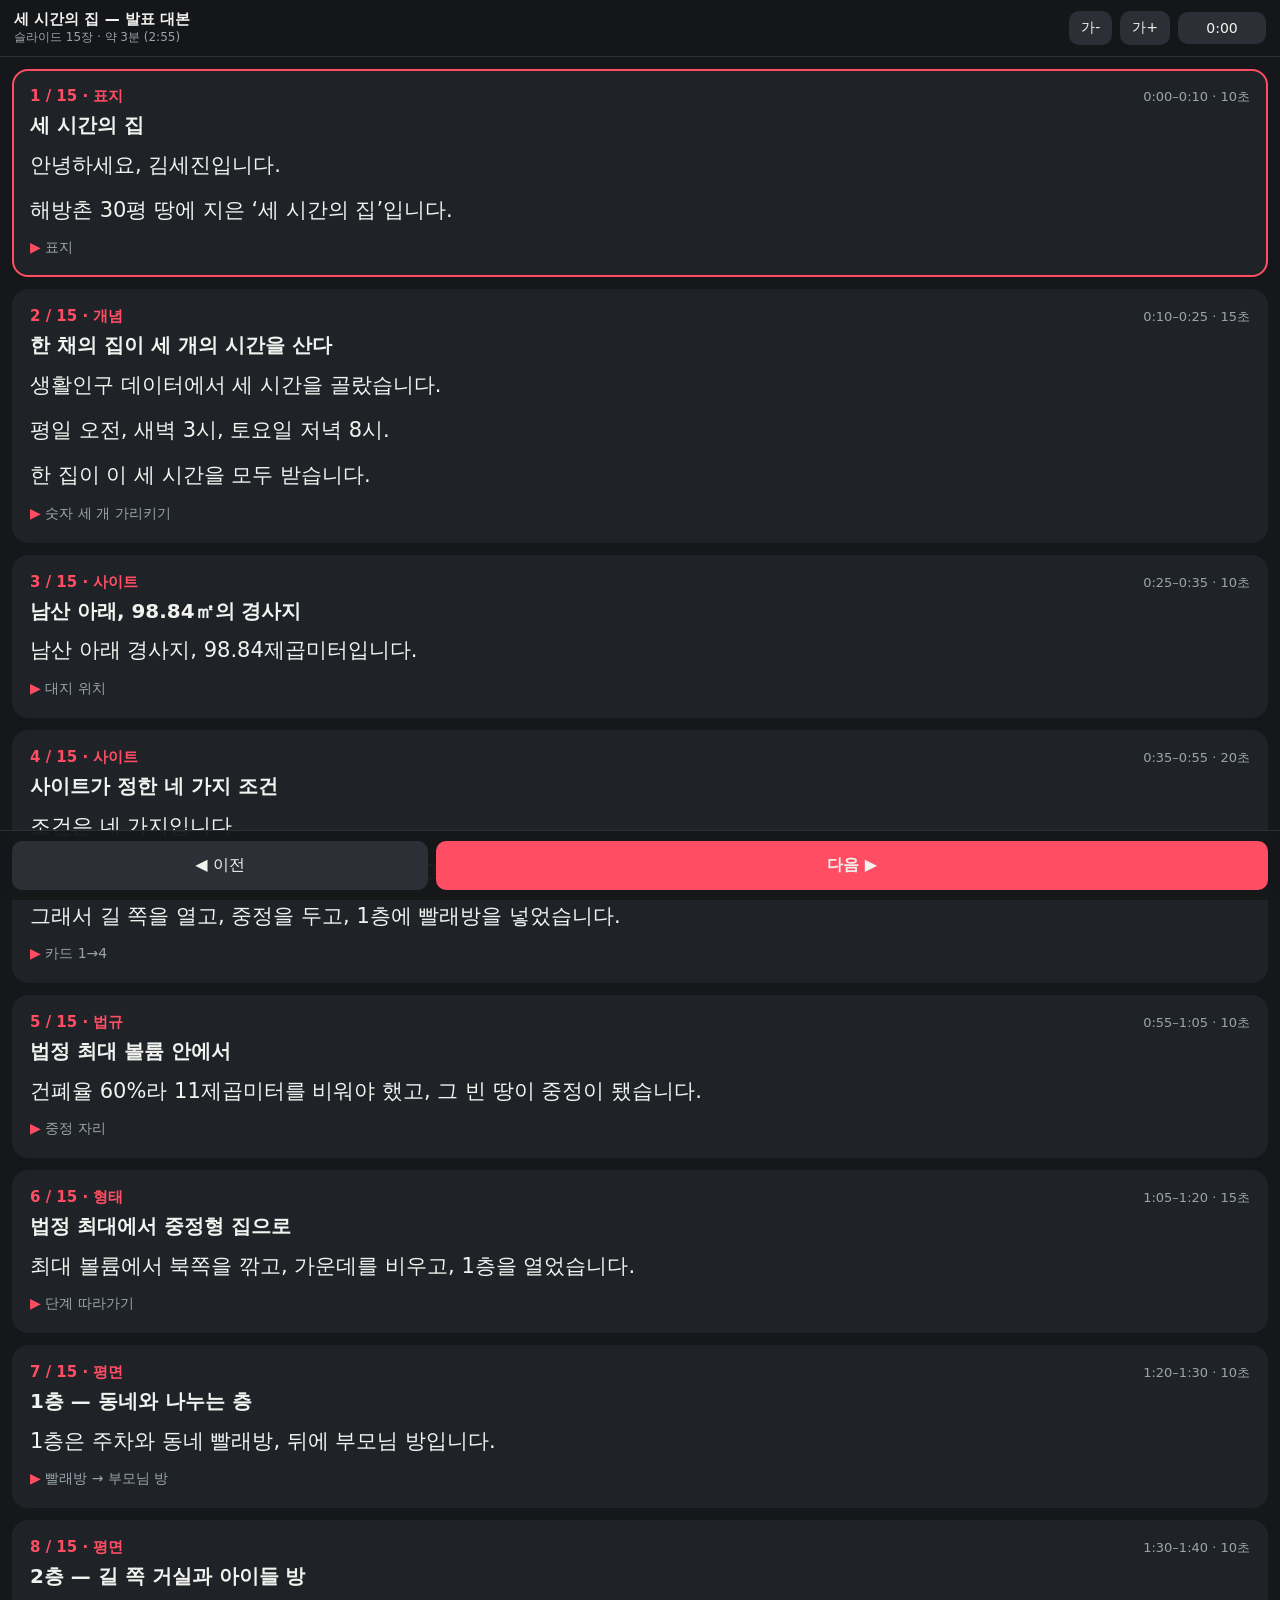
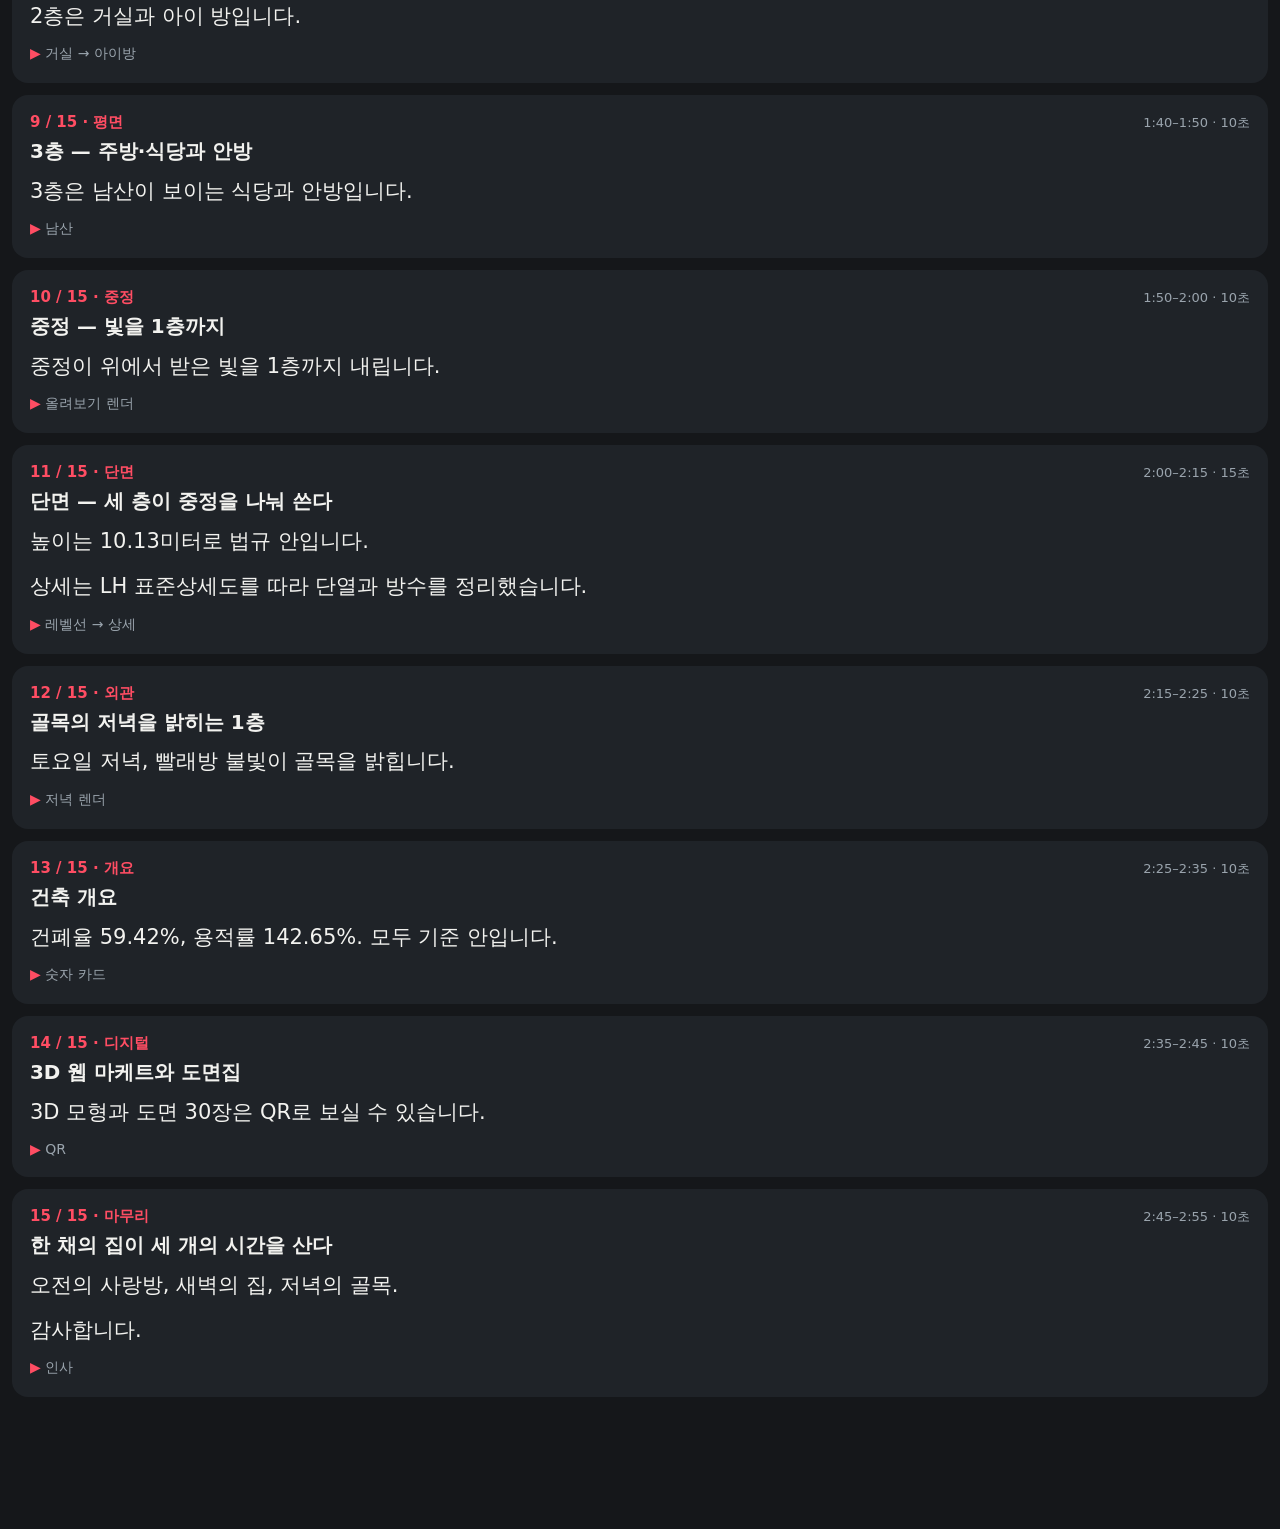
<file: script.html>
<!doctype html>
<html lang="ko">
<head>
<meta charset="utf-8">
<meta name="viewport" content="width=device-width, initial-scale=1, viewport-fit=cover">
<meta name="theme-color" content="#1f2328">
<title>발표 대본 — 세 시간의 집</title>
<style>
:root { --ink: #f2f2ef; --mute: #9aa4ad; --red: #ff4d63; --bg: #15171a; --card: #1f2328; --fs: 21px; }
* { box-sizing: border-box; }
body { margin: 0; background: var(--bg); color: var(--ink); font-family: "Pretendard", "Apple SD Gothic Neo", "Malgun Gothic", system-ui, sans-serif; -webkit-text-size-adjust: 100%; }
header { position: sticky; top: 0; z-index: 3; display: flex; align-items: center; gap: 8px; padding: calc(10px + env(safe-area-inset-top)) 14px 10px; background: rgba(21, 23, 26, .96); border-bottom: 1px solid #2c3036; }
header b { font-size: 15px; flex: 1; } header b small { display: block; font-weight: 400; color: var(--mute); font-size: 12px; }
button { all: unset; cursor: pointer; padding: 8px 12px; border-radius: 10px; background: #2c3036; font-size: 14px; text-align: center; }
button:focus-visible { outline: 2px solid var(--red); }
#timer { font-variant-numeric: tabular-nums; min-width: 64px; } #timer.run { background: var(--red); }
main { padding: 12px 12px 120px; }
.card { background: var(--card); border-radius: 16px; padding: 16px 16px 18px; margin: 0 0 12px; border: 2px solid transparent; scroll-margin-top: 70px; }
.card.on { border-color: var(--red); }
.meta { display: flex; justify-content: space-between; align-items: baseline; gap: 8px; color: var(--mute); font-size: 13px; }
.meta .no { color: var(--red); font-weight: 700; font-size: 15px; }
.card h2 { margin: 6px 0 10px; font-size: calc(var(--fs) * .95); line-height: 1.35; }
.card p { margin: 0 0 .55em; font-size: var(--fs); line-height: 1.6; word-break: keep-all; }
.card .do { margin-top: 10px; font-size: 14px; color: var(--mute); } .card .do::before { content: "▶ "; color: var(--red); }
nav { position: fixed; left: 0; right: 0; bottom: 0; display: flex; gap: 8px; padding: 10px 12px calc(10px + env(safe-area-inset-bottom)); background: rgba(21, 23, 26, .96); border-top: 1px solid #2c3036; }
nav button { flex: 1; padding: 14px 0; font-size: 16px; } nav button.big { flex: 2; background: var(--red); font-weight: 700; }
#pace { text-align: center; font-size: 12px; color: var(--mute); padding: 0 0 4px; }
</style>
</head>
<body>
<header>
  <b>세 시간의 집 — 발표 대본<small id="total"></small></b>
  <button id="aMinus" aria-label="글자 작게">가-</button><button id="aPlus" aria-label="글자 크게">가+</button>
  <button id="timer" aria-label="타이머 시작/정지">0:00</button>
</header>
<main id="list"></main>
<nav><button id="prev" aria-label="이전 슬라이드">◀ 이전</button><button id="next" class="big" aria-label="다음 슬라이드">다음 ▶</button></nav>
<script>
const T = [{"no": 1, "sec": "표지", "title": "세 시간의 집", "sec_s": 10, "say": ["안녕하세요, 김세진입니다.", "해방촌 30평 땅에 지은 ‘세 시간의 집’입니다."], "do": "표지"}, {"no": 2, "sec": "개념", "title": "한 채의 집이 세 개의 시간을 산다", "sec_s": 15, "say": ["생활인구 데이터에서 세 시간을 골랐습니다.", "평일 오전, 새벽 3시, 토요일 저녁 8시.", "한 집이 이 세 시간을 모두 받습니다."], "do": "숫자 세 개 가리키기"}, {"no": 3, "sec": "사이트", "title": "남산 아래, 98.84㎡의 경사지", "sec_s": 10, "say": ["남산 아래 경사지, 98.84제곱미터입니다."], "do": "대지 위치"}, {"no": 4, "sec": "사이트", "title": "사이트가 정한 네 가지 조건", "sec_s": 20, "say": ["조건은 네 가지입니다.", "길 쪽이 밝고, 겨울 1층은 어둡고, 땅이 좁고, 가게는 76%가 음식점·카페입니다.", "그래서 길 쪽을 열고, 중정을 두고, 1층에 빨래방을 넣었습니다."], "do": "카드 1→4"}, {"no": 5, "sec": "법규", "title": "법정 최대 볼륨 안에서", "sec_s": 10, "say": ["건폐율 60%라 11제곱미터를 비워야 했고, 그 빈 땅이 중정이 됐습니다."], "do": "중정 자리"}, {"no": 6, "sec": "형태", "title": "법정 최대에서 중정형 집으로", "sec_s": 15, "say": ["최대 볼륨에서 북쪽을 깎고, 가운데를 비우고, 1층을 열었습니다."], "do": "단계 따라가기"}, {"no": 7, "sec": "평면", "title": "1층 — 동네와 나누는 층", "sec_s": 10, "say": ["1층은 주차와 동네 빨래방, 뒤에 부모님 방입니다."], "do": "빨래방 → 부모님 방"}, {"no": 8, "sec": "평면", "title": "2층 — 길 쪽 거실과 아이들 방", "sec_s": 10, "say": ["2층은 거실과 아이 방입니다."], "do": "거실 → 아이방"}, {"no": 9, "sec": "평면", "title": "3층 — 주방·식당과 안방", "sec_s": 10, "say": ["3층은 남산이 보이는 식당과 안방입니다."], "do": "남산"}, {"no": 10, "sec": "중정", "title": "중정 — 빛을 1층까지", "sec_s": 10, "say": ["중정이 위에서 받은 빛을 1층까지 내립니다."], "do": "올려보기 렌더"}, {"no": 11, "sec": "단면", "title": "단면 — 세 층이 중정을 나눠 쓴다", "sec_s": 15, "say": ["높이는 10.13미터로 법규 안입니다.", "상세는 LH 표준상세도를 따라 단열과 방수를 정리했습니다."], "do": "레벨선 → 상세"}, {"no": 12, "sec": "외관", "title": "골목의 저녁을 밝히는 1층", "sec_s": 10, "say": ["토요일 저녁, 빨래방 불빛이 골목을 밝힙니다."], "do": "저녁 렌더"}, {"no": 13, "sec": "개요", "title": "건축 개요", "sec_s": 10, "say": ["건폐율 59.42%, 용적률 142.65%. 모두 기준 안입니다."], "do": "숫자 카드"}, {"no": 14, "sec": "디지털", "title": "3D 웹 마케트와 도면집", "sec_s": 10, "say": ["3D 모형과 도면 30장은 QR로 보실 수 있습니다."], "do": "QR"}, {"no": 15, "sec": "마무리", "title": "한 채의 집이 세 개의 시간을 산다", "sec_s": 10, "say": ["오전의 사랑방, 새벽의 집, 저녁의 골목.", "감사합니다."], "do": "인사"}];
const fmt = (s) => `${Math.floor(s / 60)}:${String(Math.round(s % 60)).padStart(2, "0")}`;
let acc = 0; const start = T.map((t) => { const a = acc; acc += t.sec_s; return a; });
document.getElementById("total").textContent = `슬라이드 ${T.length}장 · 약 ${Math.round(acc / 60)}분 (${fmt(acc)})`;
const list = document.getElementById("list");
list.innerHTML = T.map((t, i) => `<section class="card" id="s${i}" data-i="${i}">
  <div class="meta"><span class="no">${t.no} / ${T.length} · ${t.sec}</span><span>${fmt(start[i])}–${fmt(start[i] + t.sec_s)} · ${t.sec_s}초</span></div>
  <h2>${t.title}</h2>${t.say.map((p) => `<p>${p}</p>`).join("")}<div class="do">${t.do}</div></section>`).join("");
let cur = +(localStorage.getItem("hb-cur") || 0);
function go(i, scroll = true) {
  cur = Math.max(0, Math.min(T.length - 1, i)); localStorage.setItem("hb-cur", cur);
  document.querySelectorAll(".card").forEach((c) => c.classList.toggle("on", +c.dataset.i === cur));
  if (scroll) document.getElementById("s" + cur).scrollIntoView({ behavior: "smooth", block: "start" });
}
list.addEventListener("click", (e) => { const c = e.target.closest(".card"); if (c) go(+c.dataset.i, false); });
document.getElementById("prev").onclick = () => go(cur - 1);
document.getElementById("next").onclick = () => go(cur + 1);
let fs = +(localStorage.getItem("hb-fs") || 21);
const setFs = (v) => { fs = Math.max(15, Math.min(34, v)); document.documentElement.style.setProperty("--fs", fs + "px"); localStorage.setItem("hb-fs", fs); };
document.getElementById("aMinus").onclick = () => setFs(fs - 2); document.getElementById("aPlus").onclick = () => setFs(fs + 2); setFs(fs);
// 타이머: 지금 슬라이드의 계획 시간과 비교해 빠름/느림 표시
const tb = document.getElementById("timer"); let t0 = null, run = false, el = 0, h;
tb.onclick = () => {
  run = !run; tb.classList.toggle("run", run);
  if (run) { t0 = Date.now() - el * 1000; h = setInterval(() => { el = (Date.now() - t0) / 1000; tb.textContent = fmt(el); const d = el - start[cur]; tb.title = d > 0 ? `${Math.round(d)}초 늦음` : `${Math.round(-d)}초 여유`; }, 250); }
  else clearInterval(h);
};
tb.ondblclick = () => { run = false; clearInterval(h); el = 0; tb.textContent = "0:00"; tb.classList.remove("run"); };
go(cur, false);
</script>
</body>
</html>
</file>
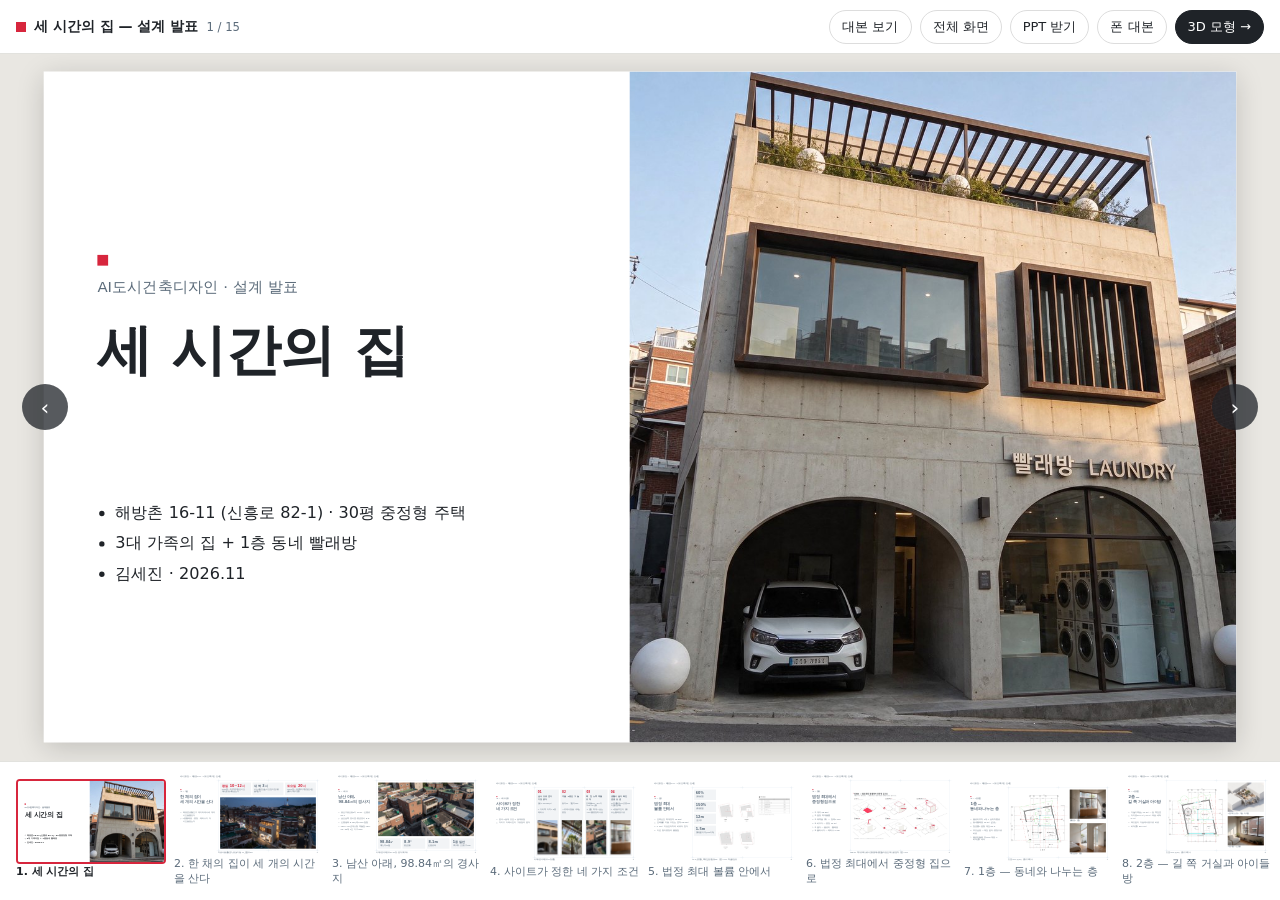
<file: slides.html>
<!doctype html>
<html lang="ko">
<head>
<meta charset="utf-8">
<meta name="viewport" content="width=device-width, initial-scale=1">
<title>발표 — 세 시간의 집 (해방촌 16-11)</title>
<style>
:root { --ink: #1f2328; --mute: #5b6b7a; --red: #d7263d; --line: #bfd0e0; --card: #f2f4f6; --bg: #e9e7e2; }
* { box-sizing: border-box; }
html, body { margin: 0; height: 100%; background: var(--bg); color: var(--ink); font-family: "Pretendard", "Malgun Gothic", system-ui, sans-serif; }
body { display: grid; grid-template-rows: 54px 1fr auto; height: 100vh; }
header { display: flex; align-items: center; gap: 8px; padding: 0 16px; background: #fff; border-bottom: 1px solid #e2e2de; font-size: 14px; }
header .brand { display: flex; align-items: center; gap: 8px; flex: 1; min-width: 0; white-space: nowrap; overflow: hidden; }
header .brand i { width: 10px; height: 10px; background: var(--red); flex: none; }
header small { color: var(--mute); }
.btn { all: unset; cursor: pointer; padding: 7px 12px; border-radius: 999px; border: 1px solid #ddd; font-size: 13px; background: #fff; white-space: nowrap; }
.btn.dark { background: var(--ink); color: #fff; border-color: var(--ink); }
.btn:focus-visible, .th:focus-visible, .nav:focus-visible { outline: 2px solid var(--red); outline-offset: 2px; }
main { position: relative; display: grid; grid-template-columns: 1fr; min-height: 0; }
main.notes { grid-template-columns: 1fr 360px; }
.stage { position: relative; min-height: 0; overflow: hidden; }
/* 슬라이드 = PPT 와 같은 13.333 × 7.5 in → 1333 × 750 px 좌표 (1in = 100px), 화면에 맞춰 scale */
.slide { position: absolute; left: 50%; top: 50%; width: 1333px; height: 750px; background: #fff; box-shadow: 0 6px 30px rgba(0, 0, 0, .18); transform-origin: 0 0; overflow: hidden; }
.slide > * { position: absolute; }
.hd { left: 40px; top: 18px; font-size: 13.9px; color: var(--mute); }
.fl { background: var(--line); } .dot { background: var(--red); }
.lab { font-size: 13.9px; color: var(--mute); } .ttl { font-weight: 700; line-height: 1.22; white-space: pre-line; word-break: keep-all; }
ul.bl { margin: 0; padding: 0 0 0 20px; font-size: 18px; line-height: 1.45; word-break: keep-all; } ul.bl li { margin-bottom: 8px; }
.src { font-size: 13.9px; color: var(--mute); } .num { font-size: 13.9px; color: var(--mute); text-align: right; }
.im { object-fit: cover; } .im.fit { object-fit: contain; }
.cap { font-size: 13.9px; color: var(--mute); }
.st { background: var(--card); padding: 10px 15px; } .st b { display: block; font-size: 30.5px; line-height: 1.5; } .st b.r { color: var(--red); } .st span { display: block; font-size: 13.9px; color: var(--mute); line-height: 1.35; word-break: keep-all; }
.cd { background: var(--card); padding: 12px 15px; } .cd em { font-style: normal; color: var(--red); font-weight: 700; font-size: 25px; } .cd h4 { margin: 8px 0 0; font-size: 20.8px; line-height: 1.3; height: 70px; word-break: keep-all; }
.cd small { display: block; font-size: 13.9px; color: var(--mute); height: 55px; word-break: keep-all; } .cd p { margin: 0; font-size: 16.7px; line-height: 1.35; height: 95px; word-break: keep-all; }
.cd img { position: absolute; left: 12px; right: 12px; bottom: 12px; width: calc(100% - 24px); object-fit: cover; }
table.tb { border-collapse: collapse; font-size: 16.7px; } .tb td { border: 1px solid #d5dce3; padding: 0 10px; height: 42px; } .tb tr:first-child td, .tb tr:last-child td { font-weight: 700; } .tb tr:first-child td { background: var(--card); }
.nav { all: unset; cursor: pointer; position: absolute; top: calc(50% - 23px); width: 46px; height: 46px; border-radius: 50%; background: rgba(31, 35, 40, .75); color: #fff; display: grid; place-items: center; font-size: 22px; z-index: 2; }
.prev { left: 22px; } .next { right: 22px; }
aside { display: none; overflow: auto; padding: 18px; background: #fff; border-left: 1px solid #e2e2de; }
main.notes aside { display: block; }
aside .t { font-size: 12px; color: var(--red); font-weight: 700; } aside h3 { margin: 4px 0 10px; font-size: 18px; white-space: pre-line; }
aside p { font-size: 16px; line-height: 1.65; margin: 0 0 .6em; word-break: keep-all; } aside .do { font-size: 13px; color: var(--mute); }
aside .qr { margin-top: 18px; padding-top: 14px; border-top: 1px solid #eee; font-size: 12px; color: var(--mute); display: flex; gap: 12px; align-items: center; }
aside .qr img { width: 110px; height: 110px; }
.strip { display: flex; gap: 8px; overflow-x: auto; padding: 10px 16px 14px; background: #fff; border-top: 1px solid #e2e2de; }
.th { all: unset; cursor: pointer; flex: none; width: 150px; font-size: 11px; color: var(--mute); }
.th .mini { position: relative; width: 150px; height: 84.4px; overflow: hidden; border: 2px solid transparent; border-radius: 4px; background: #fff; }
.th .mini .slide { left: 0; top: 0; box-shadow: none; pointer-events: none; }
.th.on .mini { border-color: var(--red); } .th.on { color: var(--ink); font-weight: 600; }
body.fs header, body.fs .strip, body.fs aside { display: none; } body.fs { grid-template-rows: 1fr; background: #111; } body.fs main { grid-template-columns: 1fr; } body.fs .slide { box-shadow: none; } body.fs .nav { opacity: 0; } body.fs .nav:hover { opacity: 1; }
@media (max-width: 800px) { main.notes { grid-template-columns: 1fr; grid-template-rows: 1fr auto; } main.notes aside { max-height: 45vh; border-left: 0; border-top: 1px solid #e2e2de; } header small, .hide-m { display: none; } .th { width: 110px; } .th .mini { width: 110px; height: 61.9px; } }
@media print { header, .strip, aside, .nav { display: none !important; } body { display: block; height: auto; background: #fff; } }
</style>
</head>
<body>
<header>
  <div class="brand"><i></i><b>세 시간의 집 — 설계 발표</b><small id="pos"></small></div>
  <button class="btn" id="bNotes" aria-pressed="false">대본 보기</button>
  <button class="btn hide-m" id="bFs">전체 화면</button>
  <a class="btn hide-m" href="assets/slides/three-hours-house.pptx" download="261118_김세진_세시간의집_설계발표_v4.pptx">PPT 받기</a>
  <a class="btn" href="script.html">폰 대본</a>
  <a class="btn dark" href="./">3D 모형 →</a>
</header>
<main id="main">
  <div class="stage" id="stage"><button class="nav prev" id="bPrev" aria-label="이전 슬라이드">‹</button><button class="nav next" id="bNext" aria-label="다음 슬라이드">›</button></div>
  <aside id="notes" aria-live="polite"></aside>
</main>
<div class="strip" id="strip" aria-label="슬라이드 목록"></div>
<script>
const T = [{"no": 1, "sec": "표지", "title": "세 시간의 집", "sec_s": 10, "say": ["안녕하세요, 김세진입니다.", "해방촌 30평 땅에 지은 ‘세 시간의 집’입니다."], "do": "표지"}, {"no": 2, "sec": "개념", "title": "한 채의 집이 세 개의 시간을 산다", "sec_s": 15, "say": ["생활인구 데이터에서 세 시간을 골랐습니다.", "평일 오전, 새벽 3시, 토요일 저녁 8시.", "한 집이 이 세 시간을 모두 받습니다."], "do": "숫자 세 개 가리키기"}, {"no": 3, "sec": "사이트", "title": "남산 아래, 98.84㎡의 경사지", "sec_s": 10, "say": ["남산 아래 경사지, 98.84제곱미터입니다."], "do": "대지 위치"}, {"no": 4, "sec": "사이트", "title": "사이트가 정한 네 가지 조건", "sec_s": 20, "say": ["조건은 네 가지입니다.", "길 쪽이 밝고, 겨울 1층은 어둡고, 땅이 좁고, 가게는 76%가 음식점·카페입니다.", "그래서 길 쪽을 열고, 중정을 두고, 1층에 빨래방을 넣었습니다."], "do": "카드 1→4"}, {"no": 5, "sec": "법규", "title": "법정 최대 볼륨 안에서", "sec_s": 10, "say": ["건폐율 60%라 11제곱미터를 비워야 했고, 그 빈 땅이 중정이 됐습니다."], "do": "중정 자리"}, {"no": 6, "sec": "형태", "title": "법정 최대에서 중정형 집으로", "sec_s": 15, "say": ["최대 볼륨에서 북쪽을 깎고, 가운데를 비우고, 1층을 열었습니다."], "do": "단계 따라가기"}, {"no": 7, "sec": "평면", "title": "1층 — 동네와 나누는 층", "sec_s": 10, "say": ["1층은 주차와 동네 빨래방, 뒤에 부모님 방입니다."], "do": "빨래방 → 부모님 방"}, {"no": 8, "sec": "평면", "title": "2층 — 길 쪽 거실과 아이들 방", "sec_s": 10, "say": ["2층은 거실과 아이 방입니다."], "do": "거실 → 아이방"}, {"no": 9, "sec": "평면", "title": "3층 — 주방·식당과 안방", "sec_s": 10, "say": ["3층은 남산이 보이는 식당과 안방입니다."], "do": "남산"}, {"no": 10, "sec": "중정", "title": "중정 — 빛을 1층까지", "sec_s": 10, "say": ["중정이 위에서 받은 빛을 1층까지 내립니다."], "do": "올려보기 렌더"}, {"no": 11, "sec": "단면", "title": "단면 — 세 층이 중정을 나눠 쓴다", "sec_s": 15, "say": ["높이는 10.13미터로 법규 안입니다.", "상세는 LH 표준상세도를 따라 단열과 방수를 정리했습니다."], "do": "레벨선 → 상세"}, {"no": 12, "sec": "외관", "title": "골목의 저녁을 밝히는 1층", "sec_s": 10, "say": ["토요일 저녁, 빨래방 불빛이 골목을 밝힙니다."], "do": "저녁 렌더"}, {"no": 13, "sec": "개요", "title": "건축 개요", "sec_s": 10, "say": ["건폐율 59.42%, 용적률 142.65%. 모두 기준 안입니다."], "do": "숫자 카드"}, {"no": 14, "sec": "디지털", "title": "3D 웹 마케트와 도면집", "sec_s": 10, "say": ["3D 모형과 도면 30장은 QR로 보실 수 있습니다."], "do": "QR"}, {"no": 15, "sec": "마무리", "title": "한 채의 집이 세 개의 시간을 산다", "sec_s": 10, "say": ["오전의 사랑방, 새벽의 집, 저녁의 골목.", "감사합니다."], "do": "인사"}];
// ---------------- 슬라이드 요소 (build.js 와 같은 좌표, 단위 0.01in = 1px)
const R = (id) => `assets/render/${id}.jpg`, SL = (f) => `assets/slides/${f}`;
const FX0 = 385, FX1 = 1295, FY0 = 60, FY1 = 700, FW = FX1 - FX0, FH = FY1 - FY0, PAD = 18, IX = FX0 + PAD, IY = FY0 + PAD, IW = FW - 2 * PAD, IH = FH - 2 * PAD;
const at = (x, y, w, h) => `left:${x}px;top:${y}px;width:${w}px;height:${h}px`;
const esc = (s) => String(s).replace(/[&<>"]/g, (c) => ({ "&": "&amp;", "<": "&lt;", ">": "&gt;", '"': "&quot;" })[c]);
const img = (src, x, y, w, h, alt, fit = false, cap) => `<img class="im${fit ? " fit" : ""}" src="${src}" alt="${esc(alt)}" loading="lazy" style="${at(x, y, w, h)}">` + (cap ? `<div class="cap" style="${at(x, y + h + 4, w, 26)}">${esc(cap)}</div>` : "");
const stat = (x, y, w, big, small, h = 95, red = false) => `<div class="st" style="${at(x, y, w, h)}"><b${red ? ' class="r"' : ""}>${big}</b><span>${small}</span></div>`;
const ul = (a) => `<ul class="bl">${a.map((t) => `<li>${t}</li>`).join("")}</ul>`;
function frame() {
  const l = (x, y, w, h) => `<div class="fl" style="${at(x, y, w || 1, h || 1)}"></div>`;
  const c = (x, y) => l(x - 15, y, 30, 1) + l(x, y - 15, 1, 30);
  return l(FX0, FY0, FW, 0) + l(FX0, FY1, FW, 0) + l(FX0, FY0, 0, FH) + l(FX1, FY0, 0, FH) + [[FX0, FY0], [FX1, FY0], [FX0, FY1], [FX1, FY1], [(FX0 + FX1) / 2, FY0], [(FX0 + FX1) / 2, FY1]].map(([x, y]) => c(x, y)).join("");
}
function content(n, label, title, body, src, inner) {
  return `<div class="hd">세 시간의 집  —  해방촌 16-11 · AI도시건축디자인 · 김세진</div>${frame()}
    <div class="dot" style="${at(40, 138, 9, 9)}"></div><div class="lab" style="${at(40, 155, 325, 35)}">${label}</div>
    <div class="ttl" style="${at(40, 190, 330, 130)};font-size:33px">${title}</div><div style="${at(40, 335, 325, 355)}">${ul(body)}</div>
    ${src ? `<div class="src" style="${at(FX0, 708, 800, 28)}">${src}</div>` : ""}<div class="num" style="${at(1245, 708, 50, 28)}">${n}</div>${inner}`;
}
function cover(label, title, body, photo, alt) {
  return `<div class="dot" style="${at(60, 205, 12, 12)}"></div><div class="lab" style="${at(60, 230, 540, 40)};font-size:16.7px">${label}</div>
    <div class="ttl" style="${at(60, 275, 560, 190)};font-size:61px">${title}</div><div style="${at(60, 480, 540, 180)}">${ul(body)}</div>${img(photo, 655, 0, 678, 750, alt)}`;
}
const PI = (r) => (r.startsWith("v4_") ? SL(r + ".jpg") : R(r));   // v4_ = 라이노 모델 캡처 (assets/slides)
const planInner = (sheet, r1, c1, r2, c2) => { const pw = IW * 0.6, rw = IW - pw - 20, rh = (IH - 70) / 2;
  return img(SL(`${sheet}_c.jpg`), IX, IY, pw, IH, `${sheet} 평면도`, true) + img(PI(r1), IX + pw + 20, IY, rw, rh, c1, false, c1) + img(PI(r2), IX + pw + 20, IY + rh + 40, rw, rh, c2, false, c2); };
const S = [
  () => cover("AI도시건축디자인 · 설계 발표", "세 시간의 집", ["해방촌 16-11 (신흥로 82-1) · 30평 중정형 주택", "3대 가족의 집 + 1층 동네 빨래방", "김세진 · 2026.11"], R("V03"), "신흥로 가로 렌더"),
  (n) => content(n, "01 — 개념", "한 채의 집이\n세 개의 시간을 산다", ["해방촌 생활인구 데이터에서 세 개의 시간을 뽑았다", "1층 빨래방 · 중정 · 테라스가 각 시간을 받는다"], "자료: 서울 생활인구 (용산2가동) · 01_콘셉트.md", (() => { const w = (IW - 30) / 3;
    return [["평일 10~12시", "9,090명 — 하루 중 가장 빈 시간. 어르신이 동네에 남는다"], ["새벽 3시", "사는 사람만 남는 시간. 집이 집으로 돌아온다"], ["토요일 20시", "13,649명 — 방문객이 가장 많은 시간. 골목이 가게가 된다"]].map(([b, t], i) => stat(IX + i * (w + 15), IY, w, b, t, 115, i !== 1)).join("") + img(R("V02"), IX, IY + 135, IW, IH - 135, "해 질 녘 조감 렌더"); })()),
  (n) => content(n, "02 — 사이트", "남산 아래,\n98.84㎡의 경사지", ["용산구 용산동2가 16-11 · 신흥로 82-1", "남산 남쪽 경사면, 평균 경사 8.9°", "신흥로(폭 8.1m)에 9.5m 접함", "1970~90년대 소형 벽돌집 79% · 20~30대 1인 가구 38%"], "사이트 분석 리포트 01~04장 · 렌더 드리미나", (() => { const w = (IW - 45) / 4;
    return img(R("V01"), IX, IY, IW, IH - 115, "해방촌 조감 렌더") + [["98.84㎡", "대지 (약 30평)"], ["8.9°", "평균 경사"], ["8.1m", "신흥로 폭"], ["1종일반", "주거지역 · 고도지구 12m"]].map(([b, t], i) => stat(IX + i * (w + 15), FY1 - PAD - 95, w, b, t)).join(""); })()),
  (n) => content(n, "03 — 사이트 분석", "사이트가 정한\n네 가지 조건", ["분석 → 설계 조건 → 설계 응답", "각 카드 아래 사진이 그 응답의 렌더"], "사이트 분석 리포트 11장 종합", (() => { const cw = (IW - 45) / 4;
    return [["01", "남서 도로면이 가장 밝다", "일사 S 950 kWh/㎡", "거리 쪽 아치 + 3층 테라스", "V03"], ["02", "겨울 1층은 그늘", "동지 29° · 그림자 16m", "위에서 빛을 내리는 중정", "V40"],
      ["03", "꽉 찬 노후 벽돌 조직", "건폐율 78% · 79%가 1970~90년대", "법정 최대 + 남는 11㎡를 중정 하나로", "V01"], ["04", "생활시설이 빠진 관광 상권", "15분 생활권 614곳 중 76%가 음식점·카페", "1층을 주민이 같이 쓰는 빨래방으로", "V10"]]
      .map(([no, h, d, r, f], i) => `<div class="cd" style="${at(IX + i * (cw + 15), IY, cw, IH)}"><em>${no}</em><h4>${h}</h4><small>${d}</small><p>→ ${r}</p><img src="${R(f)}" alt="조건 ${no} 렌더" loading="lazy" style="height:${IH - 292}px"></div>`).join(""); })()),
  (n) => content(n, "04 — 법규", "법정 최대\n볼륨 안에서", ["건축선 안 최대 영역 70.55㎡", "건폐율로 지을 수 있는 면적 59.30㎡", "→ 11㎡ 이상은 어차피 비워야 한다", "이 빈 땅이 중정의 출발점"], "16-11_중정형_최대안_법규검토.md · 도면 A-016 · 학습용 검토",
    [["60%", "건폐율 한도"], ["150%", "용적률 한도"], ["12m", "고도지구"], ["1.5m", "정북일조 이격 (10m 이하)"]].map(([b, t], i) => stat(IX, IY + i * 110, 200, b, t)).join("") + img(SL("A-016_c.jpg"), IX + 220, IY, IW - 220, IH, "건축·바닥 면적산출도 A-016", true)),
  (n) => content(n, "05 — 형태", "법정 최대에서\n중정형 집으로", ["① 대지 98.84㎡", "② 법정 최대 볼륨", "③ 북쪽을 깎다 — 정북 1.5m", "④ 비우다 — 중정 12.3㎡", "⑤ 열다 — 필로티 · 빨래방", "⑥ 물러서다 — 테라스 2.2m"], "spec.py 치수로 라이노에서 단계별 매스를 만들어 같은 아이소로 캡처 · 도면 A-003",
    img("assets/diagram/board.jpg", IX, IY, IW, IH, "형태 다이어그램 6단계", true)),
  (n) => content(n, "06 — 1층 평면", "1층 —\n동네와 나누는 층", ["필로티 주차 1대 + 승하차 통로", "동네 빨래방 12.0㎡ (근생)", "현관홀 + 원형 계단 Ø2.0", "부모님 방 — 계단 없이, 중정으로 바로", "필로티 둘레 약 60% 개방 → 바닥면적 제외"], "도면 A-311 (1/50) · 렌더 드리미나", planInner("A-311", "V10", "빨래방 → 중정", "V12", "부모님 방 → 중정")),
  (n) => content(n, "07 — 2층 평면", "2층 —\n길 쪽 거실과 아이방", ["거실(가족실) 14.6㎡ — 길 쪽 전면", "아이방 10.2㎡ / 9.0㎡ · 욕실·세탁 3.7㎡", "복도 없이 거실에서 방으로 바로", "바닥면적 58.73㎡"], "도면 A-312 (1/50) · 렌더 드리미나", planInner("A-312", "V52", "2층 아이소 컷 — 거실 · 아이방", "V20", "2층 거실 → 신흥로")),
  (n) => content(n, "08 — 3층 평면", "3층 —\n주방·식당과 안방", ["주방·식당 13.3㎡ — 남서 테라스로", "주방 카운터가 중정 유리를 본다", "안방 9.0㎡ — 뒤쪽 조용한 자리", "전면 2.2m 후퇴 테라스 · 바닥면적 45.02㎡"], "도면 A-313 (1/50) · 렌더 드리미나", planInner("A-313", "V53", "3층 아이소 컷 — 주방·식당 · 안방", "V30", "3층 식당 → 테라스 · 남산")),
  (n) => content(n, "09 — 중정", "중정 —\n빛을 1층까지", ["중정 12.3㎡ · 나무 한 그루", "동지 정오 태양고도 29°", "앞 건물 그림자 16m → 위에서 빛을 받는다", "세 층의 유리벽이 같은 나무를 본다"], "렌더 드리미나 · 사이트 분석 리포트 05장 일조", (() => { const w1 = IW * 0.42, x2 = IX + w1 + 20, w2 = IW - w1 - 20, sw = (w2 - 15) / 2, sy = IY + IH * 0.62 + 20, sh = IH * 0.38 - 20;
    return img(R("V40"), IX, IY, w1, IH, "중정 올려보기") + img(R("V31"), x2, IY, w2, IH * 0.62, "3층 주방 → 중정") + stat(x2, sy, sw, "12.3㎡", "중정 면적", sh, true) + stat(x2 + sw + 15, sy, sw, "29°", "동지 정오 태양고도", sh); })()),
  (n) => content(n, "10 — 단면", "단면 —\n세 층이 중정을 나눠 쓴다", ["층고 3.8m · 3.7m · 파라펫 +10.5m", "평균지반 기준 높이 10.13m", "고도지구 12m · 정북 10m선 안", "상세: 부분 단면 1/30 · 벽·지붕·바닥 구성 1/10"], "도면 A-331 (1/50) · A-351 (1/30) · A-352 (1/10)",
    img(SL("A-331_c.jpg"), IX, IY, IW * 0.58, IH, "종단면도 A-A'", true) + img(SL("A-351_c.jpg"), IX + IW * 0.58 + 20, IY, IW * 0.42 - 20, IH, "부분 상세 단면도", true)),
  (n) => content(n, "11 — 외관", "골목의 저녁을\n밝히는 1층", ["왼쪽 아치: 필로티 주차", "오른쪽 아치: 동네 빨래방", "토요일 저녁, 빨래방 불빛이 골목의 가로등이 된다"], "렌더 드리미나 (라이노 베이스)", (() => { const w1 = IW * 0.6, x2 = IX + w1 + 20, w2 = IW - w1 - 20, h2 = (IH - 20) / 2;
    return img(R("V04"), IX, IY, w1, IH, "토요일 저녁 8시") + img(R("V05"), x2, IY, w2, h2, "평일 오전") + img(R("V06"), x2, IY + h2 + 20, w2, h2, "새벽 3시"); })()),
  (n) => content(n, "12 — 건축 개요", "건축 개요", ["제1종일반주거지역 · 고도지구 12m", "단독주택 + 제1종 근린생활시설(세탁소)", "주차: 필로티 1대 (2.5 × 5.0m)", "학습용 검토 — 인허가 판단 아님"], "16-11_중정형_최대안_법규검토.md", (() => { const w = (IW - 30) / 3, h = 125;
    const rows = [["층", "바닥면적", "구성"], ["1F", "37.24㎡", "필로티 주차 · 빨래방 · 현관홀 · 부모님 방 · 욕실 (필로티 21.49㎡ 제외)"], ["2F", "58.73㎡", "거실(가족실) · 아이방 2 · 욕실·세탁"], ["3F", "45.02㎡", "주방·식당 · 안방 · 욕실 · 전면 테라스 (테라스 제외)"], ["합계", "140.99㎡", "용적률 142.65%"]];
    return [["98.84㎡", "대지면적"], ["58.73㎡", "건축면적"], ["59.42%", "건폐율 (한도 60%)"], ["140.99㎡", "연면적 (약 42.6평)"], ["142.65%", "용적률 (한도 150%)"], ["10.13m", "높이 (한도 12m)"]].map(([b, t], i) => stat(IX + (i % 3) * (w + 15), IY + Math.floor(i / 3) * (h + 15), w, b, t, h, i === 3)).join("")
      + `<table class="tb" style="left:${IX}px;top:${IY + 2 * (h + 15) + 10}px;width:${IW}px"><colgroup><col style="width:90px"><col style="width:140px"><col></colgroup>${rows.map((r) => `<tr>${r.map((c) => `<td>${c}</td>`).join("")}</tr>`).join("")}</table>`; })()),
  (n) => content(n, "13 — 디지털 결과물", "3D 웹 마케트와\n도면집", ["빨간 핀 = 렌더를 찍은 자리", "누르면 3D가 그 자리로 이동해 렌더와 겹쳐 보인다", "사이트 분석 리포트(Forma 환경 분석) · 도면집 30장", "QR로 바로 열기"], "greenhopper-design.github.io/haebangchon-1611-maquette",
    `<a href="./" style="${at(IX, IY, IW - 235, IH)}">${img(SL("web_gallery.jpg"), 0, 0, IW - 235, IH, "3D 웹 마케트 갤러리 화면", true).replace('style="', 'style="position:absolute;')}</a>` + img(SL("qr_site.png"), FX1 - PAD - 210, IY + 100, 210, 210, "사이트 QR", true) + `<div style="${at(FX1 - PAD - 210, IY + 315, 210, 30)};text-align:center;font-weight:700;font-size:16.7px">3D 웹 마케트</div>`),
  () => cover("감사합니다", "한 채의 집이\n세 개의 시간을 산다", ["오전의 사랑방 · 새벽의 집 · 토요일 저녁의 골목", "세 시간의 집 — 해방촌 16-11", "김세진"], R("V02"), "해 질 녘 조감 렌더"),
];
console.assert(S.length === T.length, "슬라이드 수와 대본 수가 다름");
const html = (i) => `<div class="slide" role="img" aria-label="${esc(`${T[i].no}. ${T[i].title}`)}">${S[i](i + 1)}</div>`;

const N = T.length, $ = (id) => document.getElementById(id);
$("strip").innerHTML = T.map((t, i) => `<button class="th" data-i="${i}"><div class="mini">${html(i)}</div>${t.no}. ${t.title}</button>`).join("");
document.querySelectorAll(".th .slide").forEach((s) => (s.style.transform = `scale(${s.parentElement.clientWidth / 1333})`));
let cur = Math.max(0, Math.min(N - 1, (+location.hash.slice(1) || 1) - 1));
function fit() {
  const st = $("stage"), s = st.querySelector(".slide"); if (!s) return;
  const pad = document.body.classList.contains("fs") ? 0 : 36, k = Math.min((st.clientWidth - pad) / 1333, (st.clientHeight - pad) / 750);
  s.style.transform = `scale(${k}) translate(-50%, -50%)`;
}
function show(i) {
  cur = Math.max(0, Math.min(N - 1, i)); const t = T[cur];
  $("stage").querySelector(".slide")?.remove(); $("stage").insertAdjacentHTML("afterbegin", html(cur)); fit();
  $("pos").textContent = `  ${cur + 1} / ${N}`;
  $("notes").innerHTML = `<div class="t">${t.no} / ${N} · ${t.sec} · ${t.sec_s}초</div><h3>${t.title}</h3>${t.say.map((p) => `<p>${p}</p>`).join("")}<p class="do">▶ ${t.do}</p>
    <div class="qr"><img src="assets/slides/qr_script.png" alt="폰 대본 QR"><span>핸드폰으로 찍으면<br>같은 대본이 열립니다</span></div>`;
  document.querySelectorAll(".th").forEach((b) => b.classList.toggle("on", +b.dataset.i === cur));
  document.querySelector(`.th[data-i="${cur}"]`).scrollIntoView({ inline: "center", block: "nearest" });
  history.replaceState(null, "", `#${cur + 1}`);
}
$("strip").addEventListener("click", (e) => { const b = e.target.closest(".th"); if (b) show(+b.dataset.i); });
$("bPrev").onclick = () => show(cur - 1); $("bNext").onclick = () => show(cur + 1);
const notes = (on) => { $("main").classList.toggle("notes", on); $("bNotes").setAttribute("aria-pressed", on); $("bNotes").textContent = on ? "대본 닫기" : "대본 보기"; requestAnimationFrame(fit); };
$("bNotes").onclick = () => notes(!$("main").classList.contains("notes"));
$("bFs").onclick = () => { document.body.classList.add("fs"); (document.documentElement.requestFullscreen?.() || Promise.resolve()).finally(fit); };
document.addEventListener("fullscreenchange", () => { if (!document.fullscreenElement) document.body.classList.remove("fs"); fit(); });
addEventListener("resize", fit);
addEventListener("keydown", (e) => {
  if (["ArrowRight", "PageDown", " ", "Enter"].includes(e.key)) { e.preventDefault(); show(cur + 1); }
  else if (["ArrowLeft", "PageUp", "Backspace"].includes(e.key)) { e.preventDefault(); show(cur - 1); }
  else if (e.key === "Home") show(0); else if (e.key === "End") show(N - 1);
  else if (e.key === "n" || e.key === "N") $("bNotes").click(); else if (e.key === "f" || e.key === "F") $("bFs").click();
});
show(cur);
</script>
</body>
</html>
</file>
